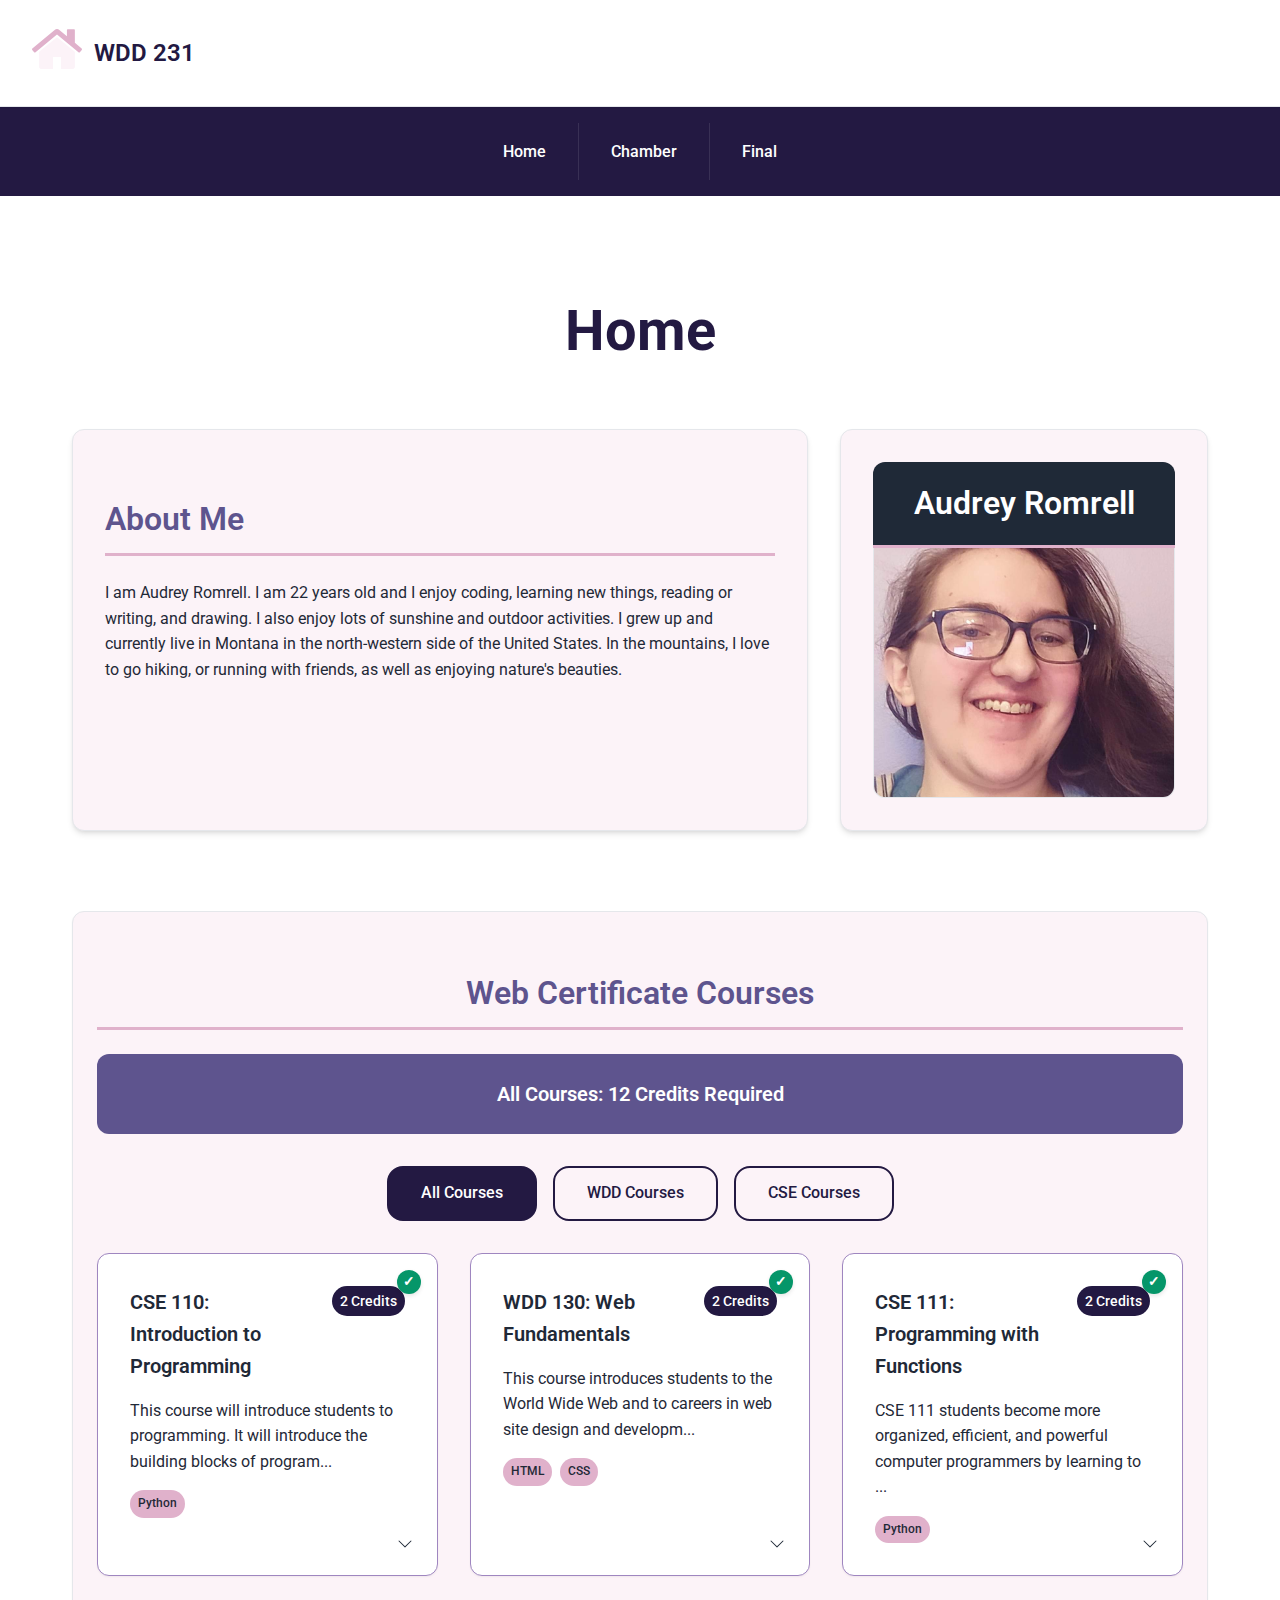
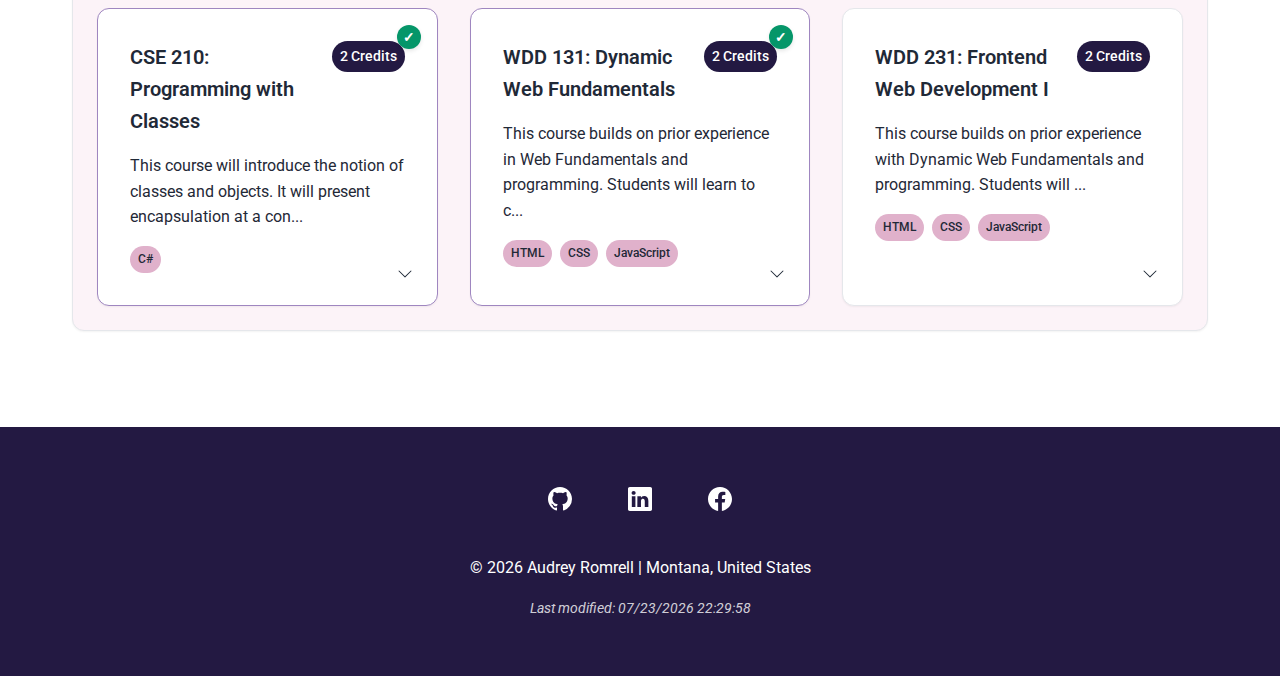
<file: index.html>
<!DOCTYPE html>
<html lang="en">
<head>
    <meta charset="UTF-8">
    <meta name="viewport" content="width=device-width, initial-scale=1.0">
    <title>Audrey Romrell - WDD 231 - Web Frontend Development</title>
    <meta name="description" content="WDD 231 - Web Frontend Development course portal showcasing projects and assignments by Audrey Romrell">
    <meta name="author" content="Audrey Romrell">
    <link rel="preconnect" href="https://fonts.googleapis.com">
    <link rel="preconnect" href="https://fonts.gstatic.com" crossorigin>
    <link href="https://fonts.googleapis.com/css2?family=Roboto:ital,wght@0,100;0,300;0,400;0,500;0,700;0,900;1,100;1,300;1,400;1,500;1,700;1,900&display=swap" rel="stylesheet">
    <link rel="stylesheet" href="styles/normalize.css">
    <link rel="stylesheet" href="styles/small.css">
    <link rel="stylesheet" href="styles/larger.css">
    <script src="scripts/navigation.js" defer></script>
    <script src="scripts/date.js" defer></script>
    <script src="scripts/course.js" defer></script>
</head>
<body>
    <a href="#main" class="sr-only">Skip to main content</a>
    <header>
        <div class="logo-container">
            <a href="index.html">
                <svg class="logo" xmlns="http://www.w3.org/2000/svg" width="460.298" height="460.297" viewBox="0 0 460.298 460.297" role="img" aria-label="Home icon">
                    <path fill="#FCF3F8" d="M230.149,120.939L65.986,256.274c0,0.191-0.048,0.472-0.144,0.855c-0.094,0.38-0.144,0.656-0.144,0.852v137.041
                        c0,4.948,1.809,9.236,5.426,12.847c3.616,3.613,7.898,5.431,12.847,5.431h109.63V303.664h73.097v109.64h109.629
                        c4.948,0,9.236-1.814,12.847-5.435c3.617-3.607,5.432-7.898,5.432-12.847V257.981c0-0.76-0.104-1.334-0.288-1.707L230.149,120.939z"/>
                    <path fill="#E0B1CB" d="M457.122,225.438L394.6,173.476V56.989c0-2.663-0.856-4.853-2.574-6.567c-1.704-1.712-3.894-2.568-6.563-2.568h-54.816
                        c-2.666,0-4.855,0.856-6.57,2.568c-1.711,1.714-2.566,3.905-2.566,6.567v55.673l-69.662-58.245
                        c-6.084-4.949-13.318-7.423-21.694-7.423c-8.375,0-15.608,2.474-21.698,7.423L3.172,225.438c-1.903,1.52-2.946,3.566-3.14,6.136
                        c-0.193,2.568,0.472,4.811,1.997,6.713l17.701,21.128c1.525,1.712,3.521,2.759,5.996,3.142c2.285,0.192,4.57-0.476,6.855-1.998
                        L230.149,95.817l197.57,164.741c1.526,1.328,3.521,1.991,5.996,1.991h0.858c2.471-0.376,4.463-1.43,5.996-3.138l17.703-21.125
                        c1.522-1.906,2.189-4.145,1.991-6.716C460.068,229.007,459.021,226.961,457.122,225.438z"/>
                </svg>
            </a>
            <span class="name">WDD 231</span>
        </div>
        <button class="hamburger">☰</button>
    </header>

    <nav>
        <ul>
            <li><a href="index.html">Home</a></li>
            <li><a href="#chamber">Chamber</a></li>
            <li><a href="#final">Final</a></li>
        </ul>
    </nav>

    <main id="main">
        <h1>Home</h1>
        
        <div class="profile-container">
            <section class="about-me">
                <h2>About Me</h2>
                <p>I am Audrey Romrell. I am 22 years old and I enjoy coding, learning new things, reading or writing, and drawing. I also enjoy lots of sunshine and outdoor activities. I grew up and currently live in Montana in the north-western side of the United States. In the mountains, I love to go hiking, or running with friends, as well as enjoying nature's beauties.</p>
            </section>

            <section class="student-photo">
                <h2>Audrey Romrell</h2>
                <img src="images/profile.jpg" alt="Audrey Romrell" class="profile-image">
            </section>
        </div>

        <section class="certificate-section">
            <h2>Web Certificate Courses</h2>
            
            <div class="credits-display" id="credits-display">
                All Courses: Loading...
            </div>
            
            <div class="filter-buttons">
                <button class="filter-btn active" data-filter="all">All Courses</button>
                <button class="filter-btn" data-filter="wdd">WDD Courses</button>
                <button class="filter-btn" data-filter="cse">CSE Courses</button>
            </div>
            
            <div class="course-grid" id="course-grid">
            </div>
        </section>
    </main>

    <footer>
        <div class="social-links">
            <a href="https://arom8-3-11.github.io/wdd231/" target="_blank" title="GitHub">
                <svg width="24" height="24" fill="currentColor" viewBox="0 0 16 16">
                    <path d="M8 0C3.58 0 0 3.58 0 8c0 3.54 2.29 6.53 5.47 7.59.4.07.55-.17.55-.38 0-.19-.01-.82-.01-1.49-2.01.37-2.53-.49-2.69-.94-.09-.23-.48-.94-.82-1.13-.28-.15-.68-.52-.01-.53.63-.01 1.08.58 1.23.82.72 1.21 1.87.87 2.33.66.07-.52.28-.87.51-1.07-1.78-.2-3.64-.89-3.64-3.95 0-.87.31-1.59.82-2.15-.08-.2-.36-1.02.08-2.12 0 0 .67-.21 2.2.82.64-.18 1.32-.27 2-.27.68 0 1.36.09 2 .27 1.53-1.04 2.2-.82 2.2-.82.44 1.1.16 1.92.08 2.12.51.56.82 1.27.82 2.15 0 3.07-1.87 3.75-3.65 3.95.29.25.54.73.54 1.48 0 1.07-.01 1.93-.01 2.2 0 .21.15.46.55.38A8.012 8.012 0 0 0 16 8c0-4.42-3.58-8-8-8z"/>
                </svg>
            </a>
            <a href="https://www.linkedin.com/in/audrey-romrell-a807b2263?trk=contact-info" target="_blank" title="LinkedIn">
                <svg width="24" height="24" fill="currentColor" viewBox="0 0 16 16">
                    <path d="M0 1.146C0 .513.526 0 1.175 0h13.65C15.474 0 16 .513 16 1.146v13.708c0 .633-.526 1.146-1.175 1.146H1.175C.526 16 0 15.487 0 14.854V1.146zm4.943 12.248V6.169H2.542v7.225h2.401zm-1.2-8.212c.837 0 1.358-.554 1.358-1.248-.015-.709-.52-1.248-1.342-1.248-.822 0-1.359.54-1.359 1.248 0 .694.521 1.248 1.327 1.248h.016zm4.908 8.212V9.359c0-.216.016-.432.08-.586.173-.431.568-.878 1.232-.878.869 0 1.216.662 1.216 1.634v3.865h2.401V9.25c0-2.22-1.184-3.252-2.764-3.252-1.274 0-1.845.7-2.165 1.193v.025h-.016a5.54 5.54 0 0 1 .016-.025V6.169h-2.4c.03.678 0 7.225 0 7.225h2.4z"/>
                </svg>
            </a>
            <a href="https://www.facebook.com/share/1GMc6P1GvP/" target="_blank" title="Facebook">
                <svg width="24" height="24" fill="currentColor" viewBox="0 0 16 16">
                    <path d="M16 8.049c0-4.446-3.582-8.05-8-8.05C3.58 0-.002 3.603-.002 8.05c0 4.017 2.926 7.347 6.75 7.951v-5.625h-2.03V8.05H6.75V6.275c0-2.017 1.195-3.131 3.022-3.131.876 0 1.791.157 1.791.157v1.98h-1.009c-.993 0-1.303.621-1.303 1.258v1.51h2.218l-.354 2.326H9.25V16c3.824-.604 6.75-3.934 6.75-7.951z"/>
                </svg>
            </a>
        </div>
        
        <p>&copy; <span id="currentyear"></span> Audrey Romrell | Montana, United States</p>
        <p id="lastModified"></p>
    </footer>
</body>
</html>
</file>
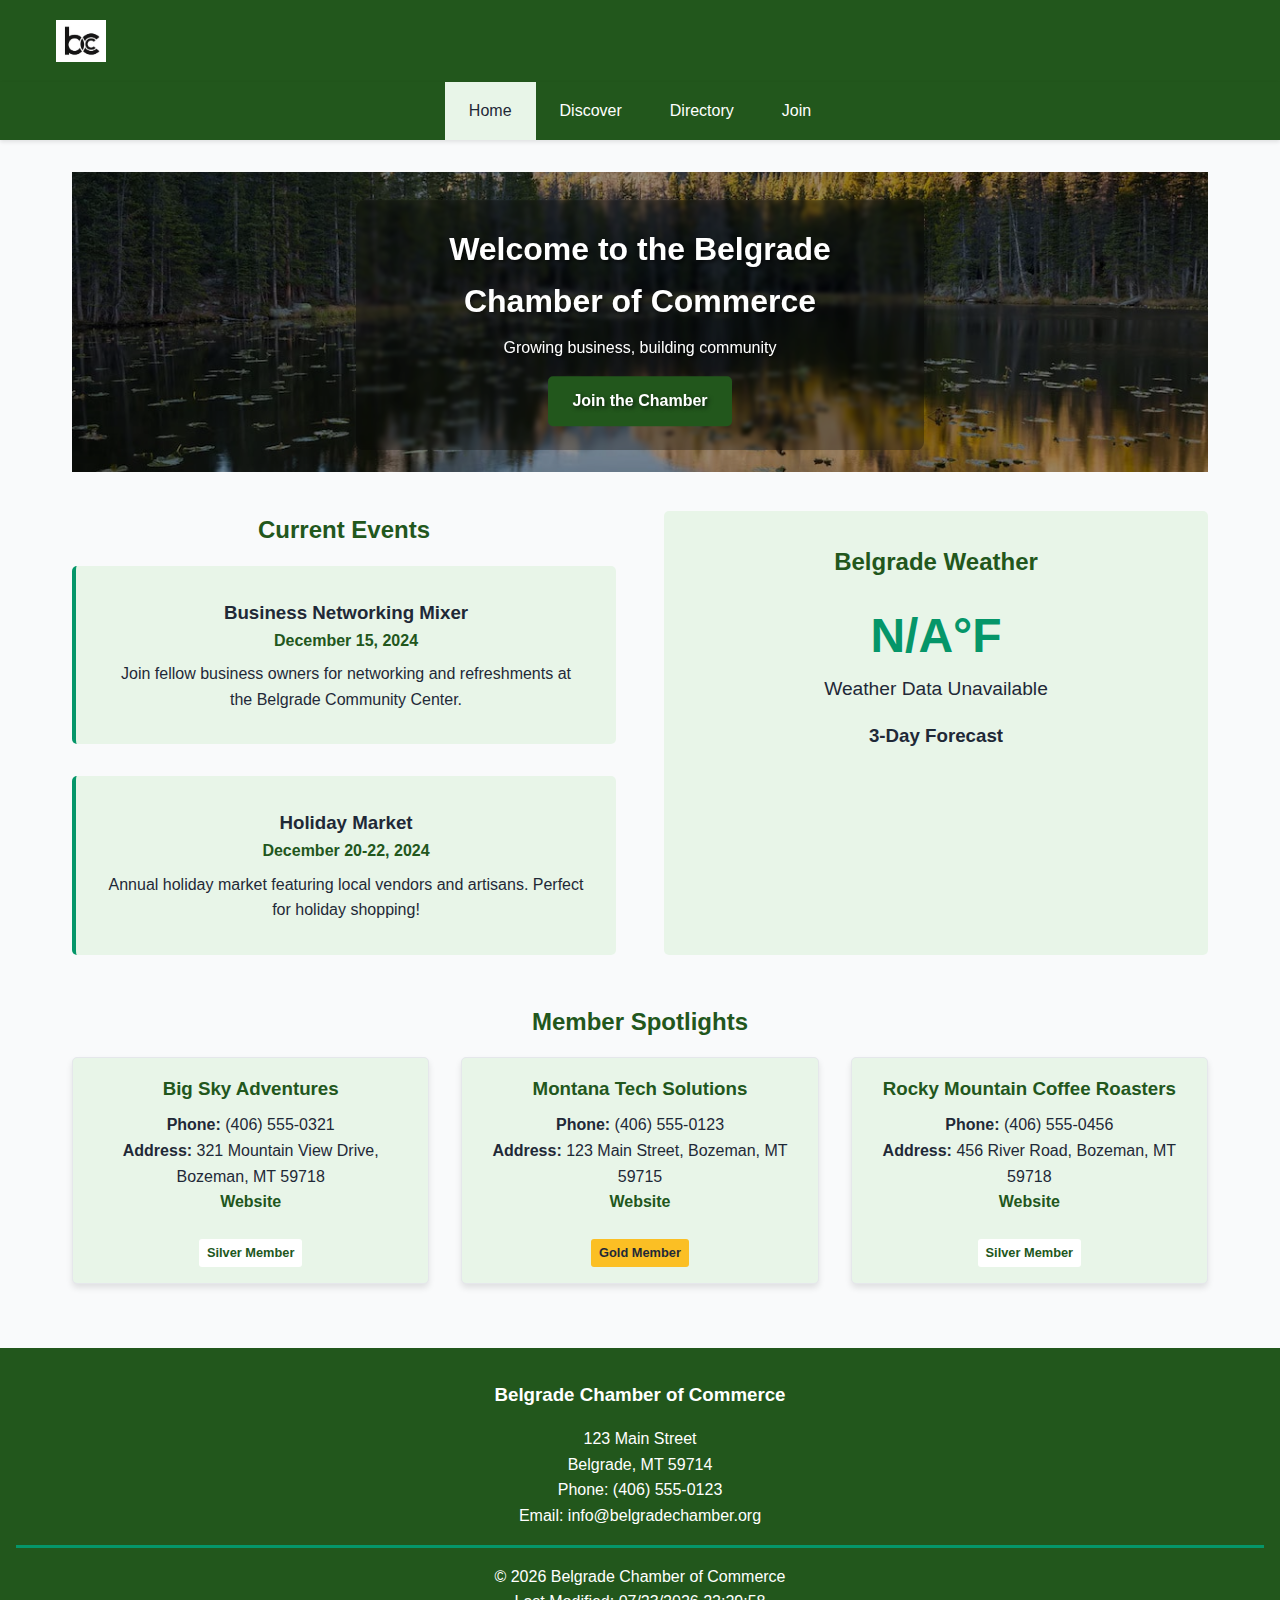
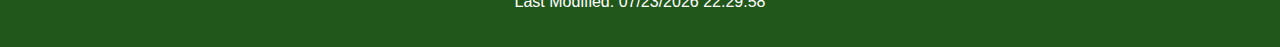
<file: chamber/index.html>
<!DOCTYPE html>
<html lang="en">
<head>
    <meta charset="UTF-8">
    <meta name="viewport" content="width=device-width, initial-scale=1.0">
    <title>Belgrade Chamber of Commerce - Home</title>
    <meta name="description" content="Welcome to the Belgrade Chamber of Commerce">
    <meta name="author" content="Audrey Romrell">
    <meta property="og:title" content="Belgrade Chamber of Commerce - Home">
    <meta property="og:description" content="Welcome to the Belgrade Chamber of Commerce. Join us to grow your business and connect with the community in Belgrade, Montana.">
    <meta property="og:image" content="images/hero.jpg">
    <meta property="og:url" content="https://arom8-3-11.github.io/wdd231/chamber/index.html">
    <meta property="og:type" content="website">
    <link rel="stylesheet" href="styles/base.css">
    <link rel="stylesheet" href="styles/larger.css">
    <link rel="icon" href="favicon.ico">
    <script src="scripts/spotlights.js" defer></script>
    <script src="scripts/weather.js" defer></script>
</head>
<body>
    <header>
        <div class="header-container">
            <div class="logo-container">
                <img src="images/logo.jpg" alt="Belgrade Chamber of Commerce Logo" class="logo">
            </div>
            <button class="hamburger" aria-label="Toggle navigation menu">☰</button>
        </div>
    </header>

    <nav>
        <ul>
            <li><a href="index.html" class="active">Home</a></li>
            <li><a href="discover.html">Discover</a></li>
            <li><a href="directory.html">Directory</a></li>
            <li><a href="join.html">Join</a></li>
        </ul>
    </nav>

    <main>
        <h1>Belgrade Chamber of Commerce</h1>
        <section class="hero">
            <img src="images/hero.jpg" alt="Belgrade Montana Downtown" class="hero-image">
            <div class="hero-content">
                <h2>Welcome to the Belgrade Chamber of Commerce</h2>
                <p>Growing business, building community</p>
                <a href="join.html" class="cta-button">Join the Chamber</a>
            </div>
        </section>

        <div class="events-weather-container">
            <section class="current-events">
                <h2>Current Events</h2>
                <div class="events-container">
                    <div class="event">
                        <h3>Business Networking Mixer</h3>
                        <p class="event-date">December 15, 2024</p>
                        <p>Join fellow business owners for networking and refreshments at the Belgrade Community Center.</p>
                    </div>
                    <div class="event">
                        <h3>Holiday Market</h3>
                        <p class="event-date">December 20-22, 2024</p>
                        <p>Annual holiday market featuring local vendors and artisans. Perfect for holiday shopping!</p>
                    </div>
                </div>
            </section>

            <section class="weather">
                <h2>Belgrade Weather</h2>
                <div class="weather-current">
                    <div class="current-temp">
                        <span id="current-temperature">--</span>°F
                    </div>
                    <div class="current-desc" id="weather-description">Loading...</div>
                </div>
                <div class="weather-forecast">
                    <h3>3-Day Forecast</h3>
                    <div class="forecast-container" id="forecast-container">
                    </div>
                </div>
            </section>
        </div>

        <section class="spotlights">
            <h2>Member Spotlights</h2>
            <div class="spotlight-container" id="spotlight-container">
            </div>
        </section>
    </main>

    <footer>
        <div class="footer-content">
            <div class="contact-info">
                <h3>Belgrade Chamber of Commerce</h3>
                <p>123 Main Street<br>Belgrade, MT 59714</p>
                <p>Phone: (406) 555-0123<br>Email: info@belgradechamber.org</p>
            </div>
            <div class="footer-bottom">
                <p>&copy; <span id="currentyear"></span> Belgrade Chamber of Commerce</p>
                <p>Last Modified: <span id="lastmodified"></span></p>
            </div>
        </div>
    </footer>

    <script src="scripts/main.js"></script>
</body>
</html>
</file>
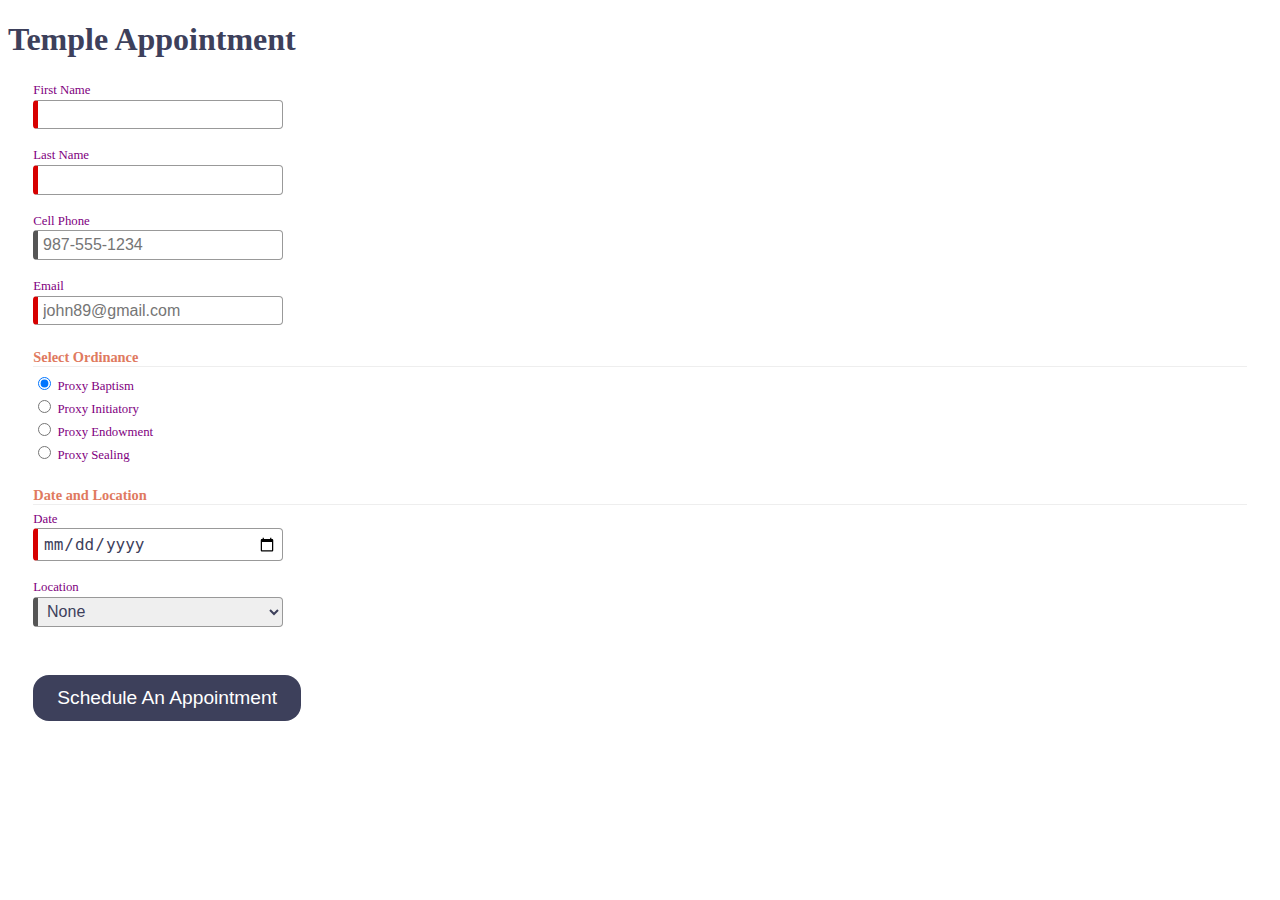
<file: startHere/index.html>
<!DOCTYPE html>
<html lang="en">

<head>
  <meta charset="UTF-8">
  <meta name="viewport" content="width=device-width, initial-scale=1.0">
  <meta name="description" content="Web Lab Start File">
  <meta name="author" content="Paul Cheney">

  <link rel="stylesheet" href="styles/small.css">
  <link rel="stylesheet" href="styles/large.css">

  <title>Web Lab Start File</title>
</head>

<body>

  <main>
    <h1>Temple Appointment</h1>

    <form method="GET" action="thanks.html" class="designOne">
      <label>First Name <input type="text" name="first" required autocomplete="given-name" title="Your First Name"></label>
        <label>Last Name <input type="text" name="last" required autocomplete="family-name" title="Your Last Name"></label>
        <label>Cell Phone <input type="tel" name="phone"  autocomplete="tel" title="A Phone Number with dashes" placeholder="987-555-1234" ></label>
        <label>Email <input type="email" name="email" required placeholder="john89@gmail.com"  title="Your Email" autocomplete="email"></label>
  

        <h3>Select Ordinance</h3>
        <label><input type="radio" name="ordinance" value="Baptism" checked> Proxy Baptism</label>
        <label><input type="radio" name="ordinance" value="Initiatory"> Proxy Initiatory</label>
        <label><input type="radio" name="ordinance" value="Endowment"> Proxy Endowment</label>
        <label><input type="radio" name="ordinance" value="Sealing"> Proxy Sealing</label>

        
        <h3>Date and Location</h3>
        <label>Date <input type="date" name="date" required></label>

        <label>Location
          <select name="location" required>
            <option value="">None</option>
            <option value="Payson">Payson</option>
            <option value="Orem">Orem</option>
            <option value="Provo City Center">Provo City Center</option>
        </label>

        <input type="submit" value="Schedule An Appointment">
    </form>

    
  </main>

</body>
</html>
</file>
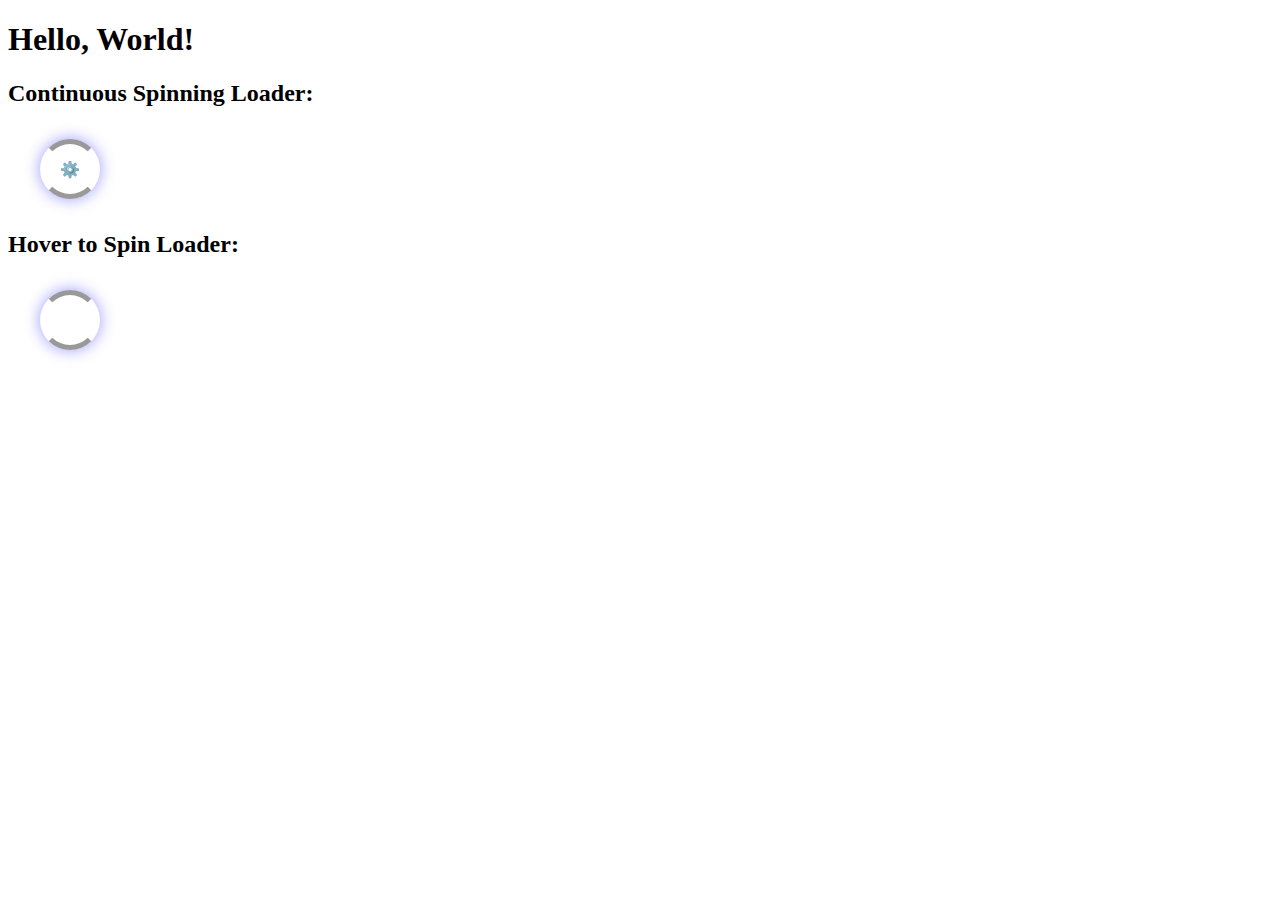
<file: blank.html>
<!DOCTYPE html>
<html lang="en">
<head>
    <meta charset="UTF-8">
    <meta name="viewport" content="width=device-width, initial-scale=1.0">
    <title>Blank Page</title>
    <link rel="stylesheet" href="blank.css">
</head>
<body>
    <h1>Hello, World!</h1>
    <h2>Continuous Spinning Loader:</h2>
    <div id="loader"></div>
    <h2>Hover to Spin Loader:</h2>
    <div class="loader-t"></div>
</body>
</html>
</file>
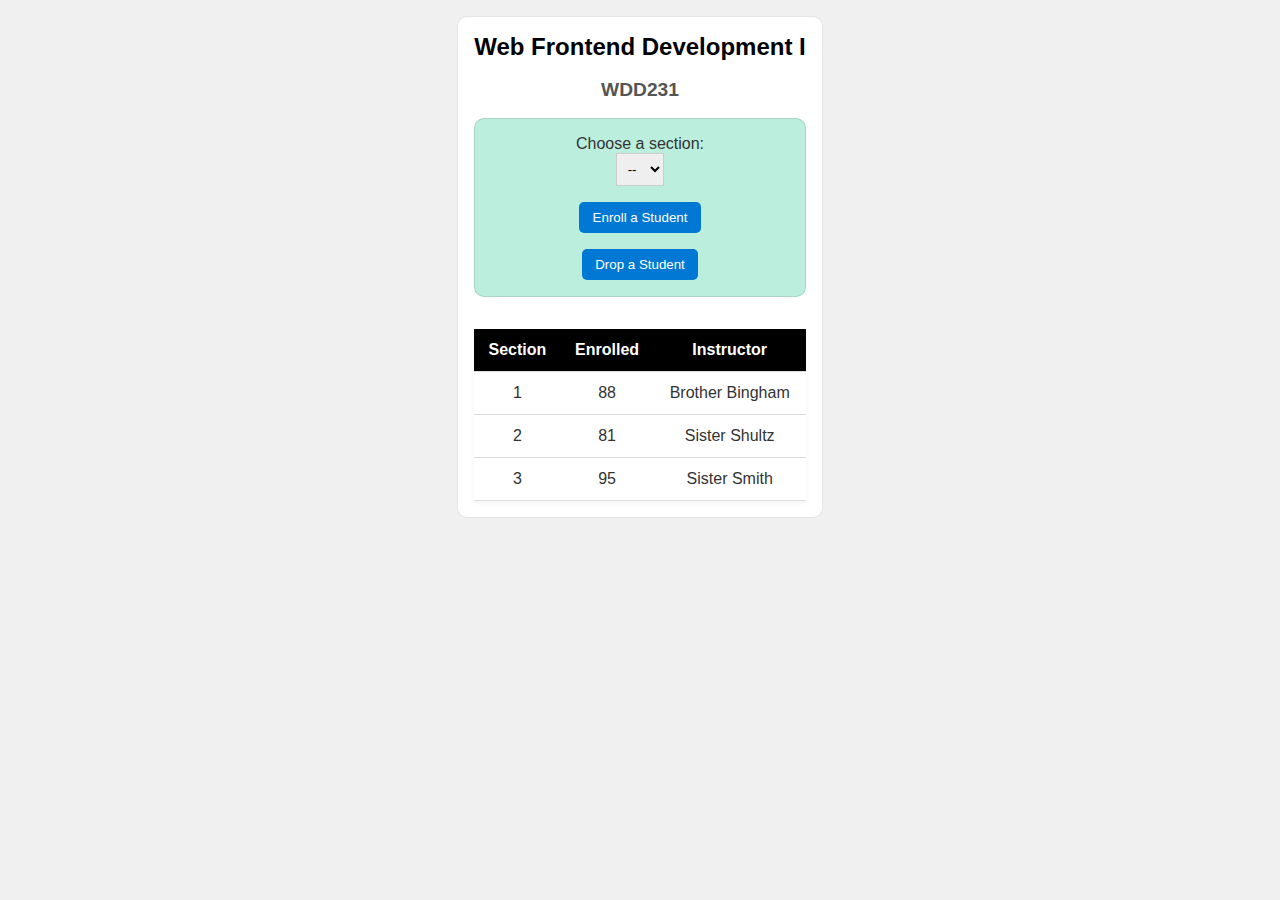
<file: modules.html>
<!DOCTYPE html>
<html lang="en">

<head>
  <meta charset="UTF-8">
  <meta name="viewport" content="width=device-width, initial-scale=1.0">
  <title>Modules Example: Course and Sections</title>
  <link rel="stylesheet" href="styles/modules.css">
  <script type="module" src="scripts/modules.js"></script>
</head>

<body>
  <main>
  <h1 id="courseName"></h1>
  <h2 id="courseCode"></h2>

  <div id="enrollment">
    <p>Choose a section:</p>
    <select id="sectionNumber">
      <option value="0" disabled selected>--</option>
    </select>
    <button id="enrollStudent">Enroll a Student</button>
    <button id="dropStudent">Drop a Student</button>
  </div>

  <table>
    <thead>
      <tr>
        <th>Section</th>
        <th>Enrolled</th>
        <th>Instructor</th>
      </tr>
    </thead>
    <tbody id="sections"></tbody>
  </table>
  </main>
</body>

</html>
</file>
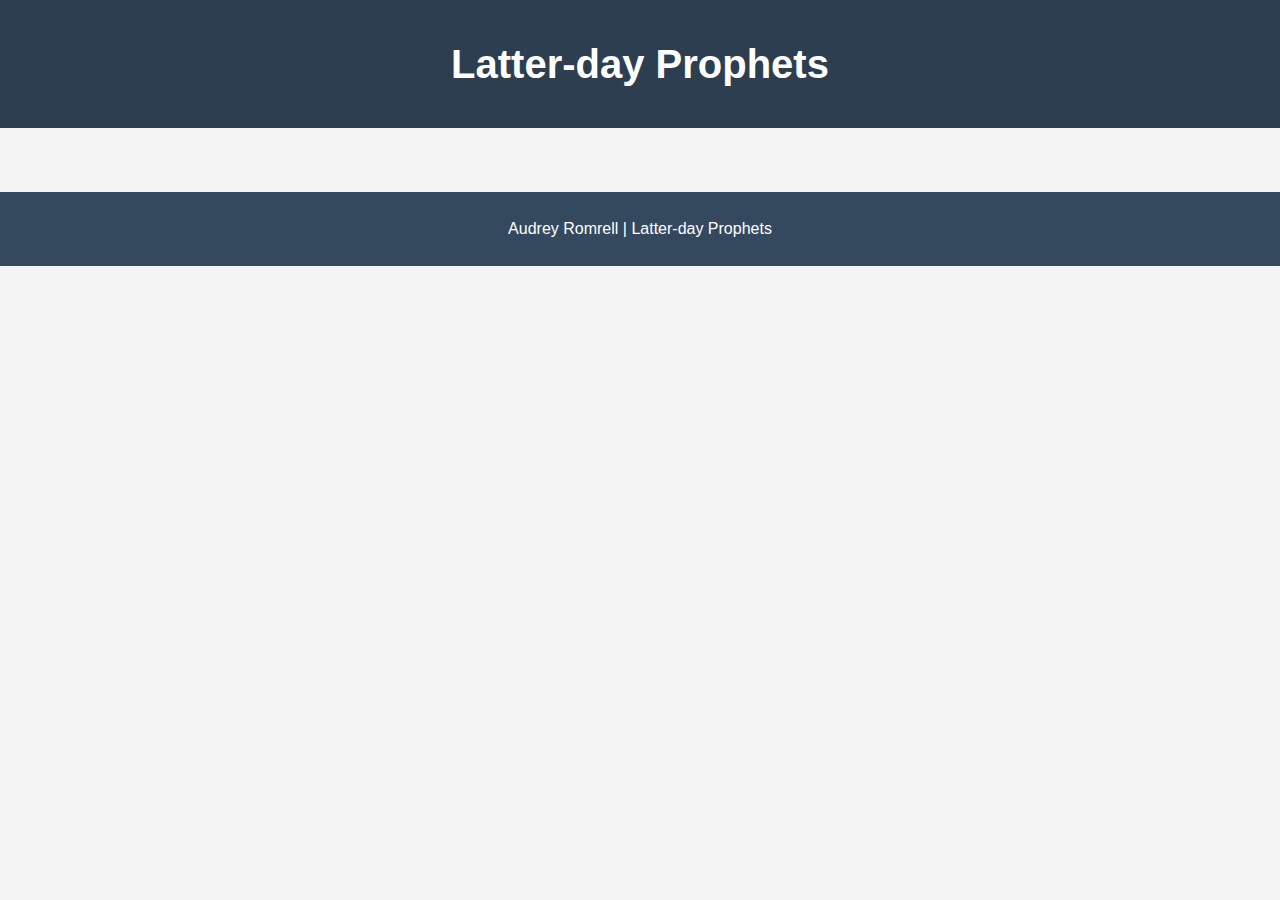
<file: prophets.html>
<!DOCTYPE html>
<html lang="en">
<head>
    <meta charset="UTF-8">
    <meta name="viewport" content="width=device-width, initial-scale=1.0">
    <title>Latter-day Prophets</title>
    <meta name="description" content="A page displaying information about Latter-day Saint prophets">
    <meta name="author" content="Audrey Romrell">
    <link rel="stylesheet" href="styles/prophets.css">
    <script src="scripts/prophets.js" defer></script>
</head>
<body>
    <header>
        <h1>Latter-day Prophets</h1>
    </header>
    <main>
        <div id="cards"></div>
    </main>
    <footer>
        Audrey Romrell | Latter-day Prophets
    </footer>
</body>
</html>
</file>
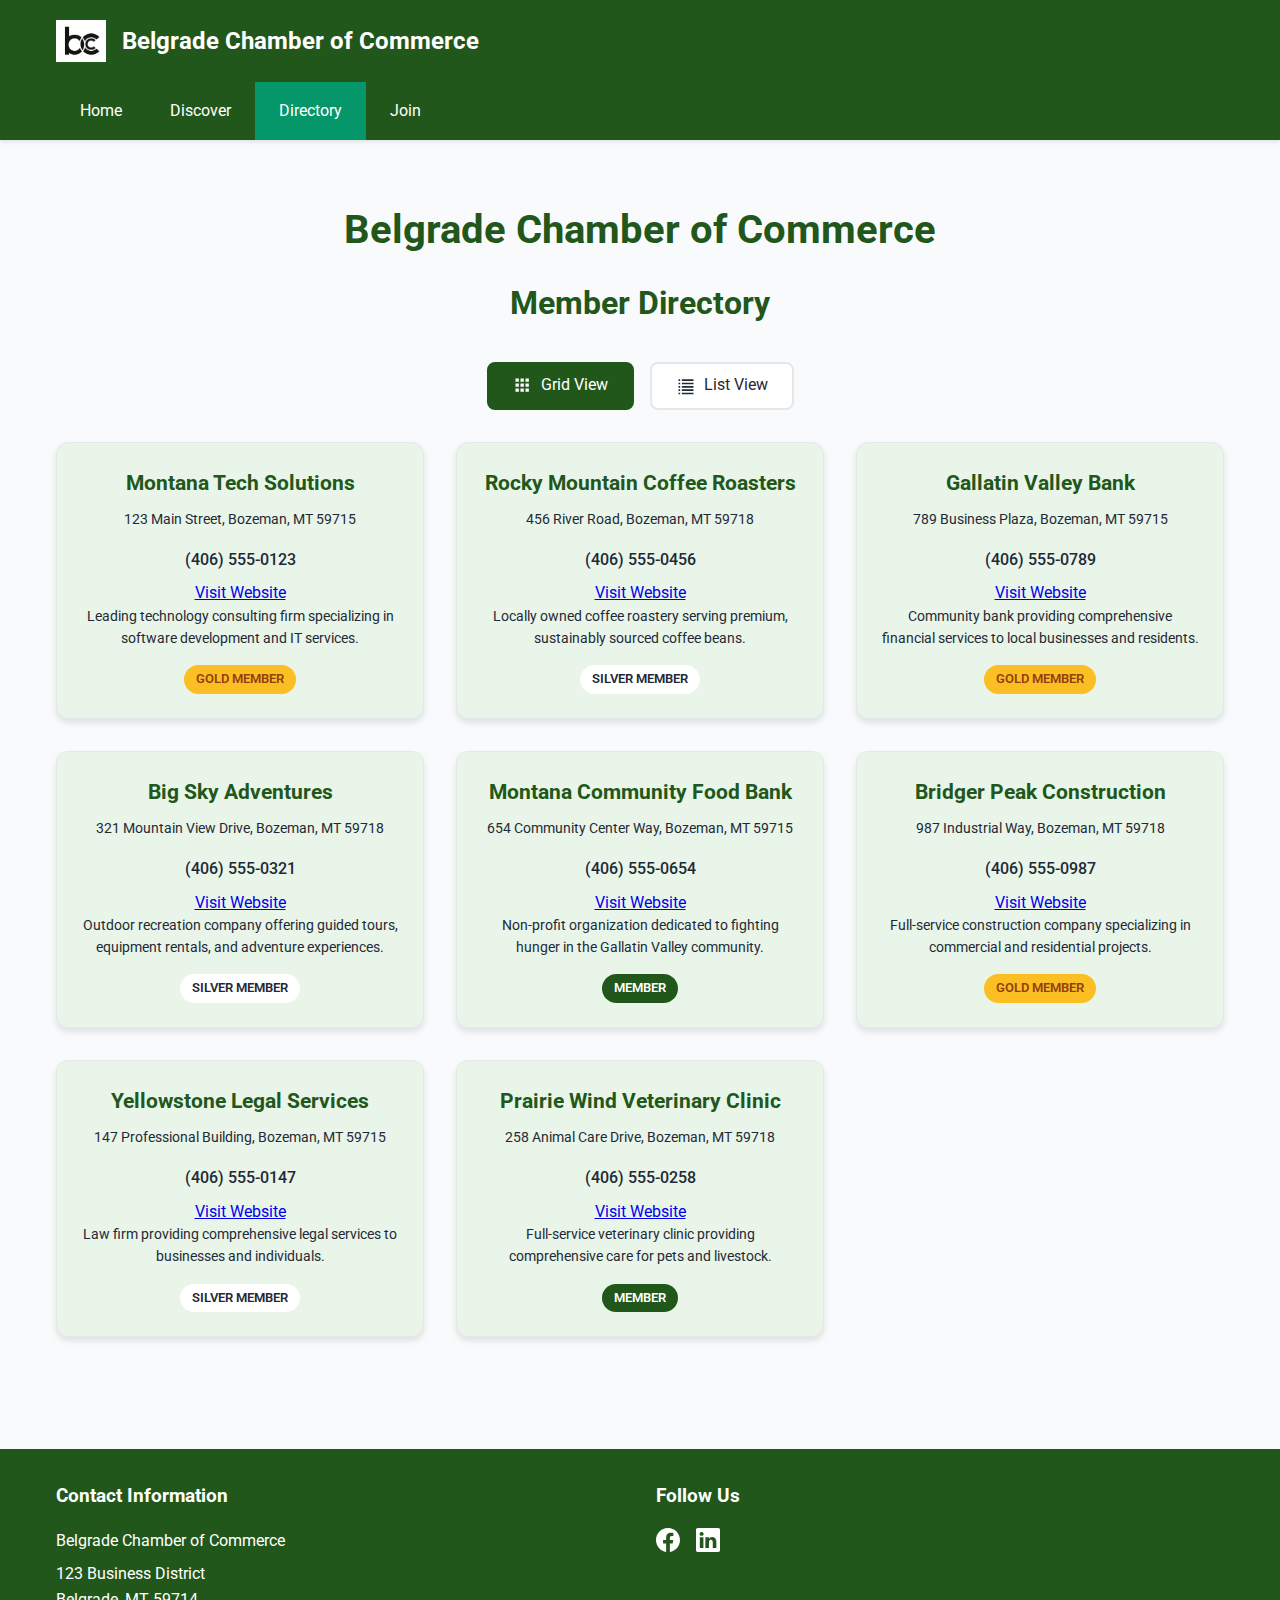
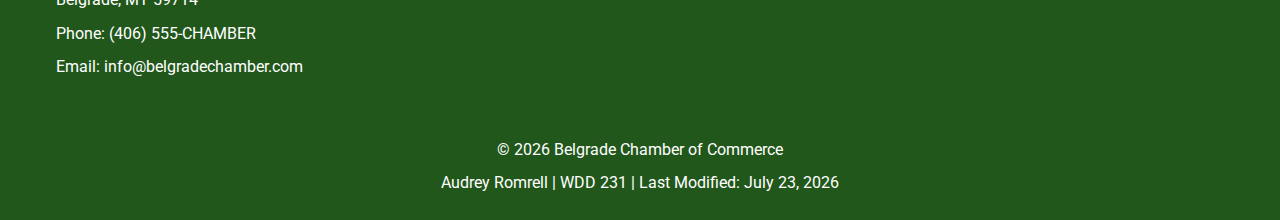
<file: chamber/directory.html>
<!DOCTYPE html>
<html lang="en">
<head>
    <meta charset="UTF-8">
    <meta name="viewport" content="width=device-width, initial-scale=1.0">
    <title>Directory - Belgrade Chamber of Commerce</title>
    <meta name="description" content="Directory of member businesses in the Belgrade Chamber of Commerce, promoting local business interests and community growth">
    <meta name="author" content="Audrey Romrell">
    <meta property="og:title" content="Directory - Belgrade Chamber of Commerce">
    <meta property="og:description" content="Directory of member businesses in the Belgrade Chamber of Commerce, promoting local business interests and community growth">
    <meta property="og:image" content="https://arom8-3-11.github.io/wdd231/chamber/images/chamber-logo.jpg">
    <meta property="og:url" content="https://arom8-3-11.github.io/wdd231/chamber/directory.html">
    <meta property="og:type" content="website">
    <link rel="preconnect" href="https://fonts.googleapis.com">
    <link rel="preconnect" href="https://fonts.gstatic.com" crossorigin>
    <link href="https://fonts.googleapis.com/css2?family=Roboto:wght@300;400;500;700&display=swap" rel="stylesheet">
    <link rel="stylesheet" href="styles/normalize.css">
    <link rel="stylesheet" href="styles/chamber.css">
    <script src="scripts/chamber.js" defer></script>
    <script src="scripts/directory.js" defer></script>
    <link rel="icon" href="images/favicon.ico">
</head>
<body>
    <header>
        <div class="header-container">
            <div class="logo-container">
                <img src="images/logo.jpg" alt="Belgrade Chamber of Commerce Logo" class="logo">
                <h1>Belgrade Chamber of Commerce</h1>
            </div>
            <button class="hamburger" aria-label="Toggle navigation menu">☰</button>
        </div>
    </header>

    <nav>
        <ul>
            <li><a href="index.html">Home</a></li>
            <li><a href="discover.html">Discover</a></li>
            <li><a href="directory.html" class="active">Directory</a></li>
            <li><a href="join.html">Join</a></li>
        </ul>
    </nav>

    <main>
        <h1>Belgrade Chamber of Commerce</h1>
        <h2>Member Directory</h2>
        
        <div class="directory-controls">
            <button id="grid-view" class="view-btn active" aria-label="Grid view">
                <svg width="24" height="24" viewBox="0 0 24 24" fill="currentColor">
                    <path d="M3 3h4v4H3V3zm6 0h4v4H9V3zm6 0h4v4h-4V3zM3 9h4v4H3V9zm6 0h4v4H9V9zm6 0h4v4h-4V9zM3 15h4v4H3v-4zm6 0h4v4H9v-4zm6 0h4v4h-4v-4z"/>
                </svg>
                Grid View
            </button>
            <button id="list-view" class="view-btn" aria-label="List view">
                <svg width="24" height="24" viewBox="0 0 24 24" fill="currentColor">
                    <path d="M3 4h2v2H3V4zm4 0h14v2H7V4zM3 8h2v2H3V8zm4 0h14v2H7V8zM3 12h2v2H3v-2zm4 0h14v2H7v-2zM3 16h2v2H3v-2zm4 0h14v2H7v-2zM3 20h2v2H3v-2zm4 0h14v2H7v-2z"/>
                </svg>
                List View
            </button>
        </div>

        <div id="members-container" class="members-grid">
        </div>
    </main>

    <footer>
        <div class="footer-content">
            <div class="footer-section">
                <h3>Contact Information</h3>
                <p>Belgrade Chamber of Commerce</p>
                <p>123 Business District<br>Belgrade, MT 59714</p>
                <p>Phone: (406) 555-CHAMBER</p>
                <p>Email: info@belgradechamber.com</p>
            </div>
            
            <div class="footer-section">
                <h3>Follow Us</h3>
                <div class="social-links">
                    <a href="#" aria-label="Facebook">
                        <svg width="24" height="24" fill="currentColor" viewBox="0 0 16 16">
                            <path d="M16 8.049c0-4.446-3.582-8.05-8-8.05C3.58 0-.002 3.603-.002 8.05c0 4.017 2.926 7.347 6.75 7.951v-5.625h-2.03V8.05H6.75V6.275c0-2.017 1.195-3.131 3.022-3.131.876 0 1.791.157 1.791.157v1.98h-1.009c-.993 0-1.303.621-1.303 1.258v1.51h2.218l-.354 2.326H9.25V16c3.824-.604 6.75-3.934 6.75-7.951z"/>
                        </svg>
                    </a>
                    <a href="#" aria-label="LinkedIn">
                        <svg width="24" height="24" fill="currentColor" viewBox="0 0 16 16">
                            <path d="M0 1.146C0 .513.526 0 1.175 0h13.65C15.474 0 16 .513 16 1.146v13.708c0 .633-.526 1.146-1.175 1.146H1.175C.526 16 0 15.487 0 14.854V1.146zm4.943 12.248V6.169H2.542v7.225h2.401zm-1.2-8.212c.837 0 1.358-.554 1.358-1.248-.015-.709-.52-1.248-1.342-1.248-.822 0-1.359.54-1.359 1.248 0 .694.521 1.248 1.327 1.248h.016zm4.908 8.212V9.359c0-.216.016-.432.08-.586.173-.431.568-.878 1.232-.878.869 0 1.216.662 1.216 1.634v3.865h2.401V9.25c0-2.22-1.184-3.252-2.764-3.252-1.274 0-1.845.7-2.165 1.193v.025h-.016a5.54 5.54 0 0 1 .016-.025V6.169h-2.4c.03.678 0 7.225 0 7.225h2.4z"/>
                        </svg>
                    </a>
                </div>
            </div>
        </div>
        
        <div class="footer-bottom">
            <p>&copy; <span id="currentyear"></span> Belgrade Chamber of Commerce</p>
            <p>Audrey Romrell | WDD 231 | Last Modified: <span id="lastModified"></span></p>
        </div>
    </footer>
</body>
</html>
</file>
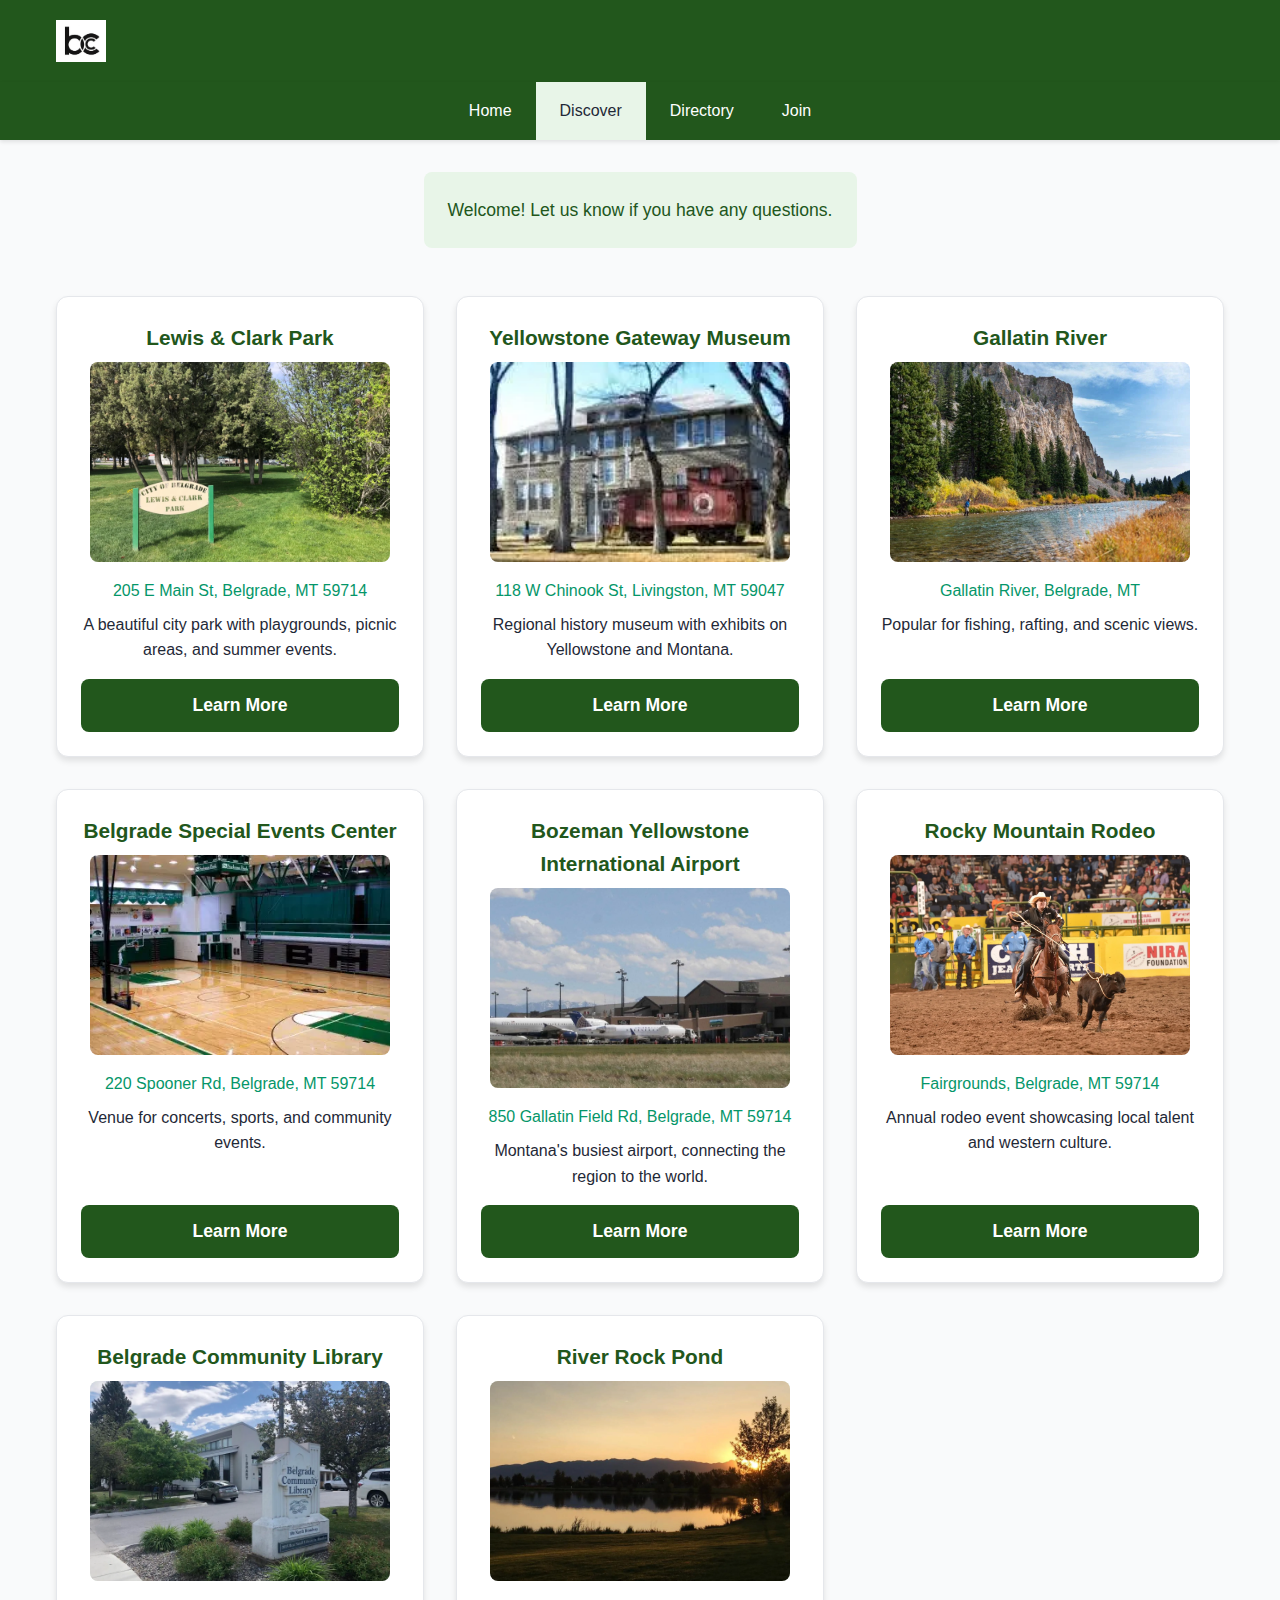
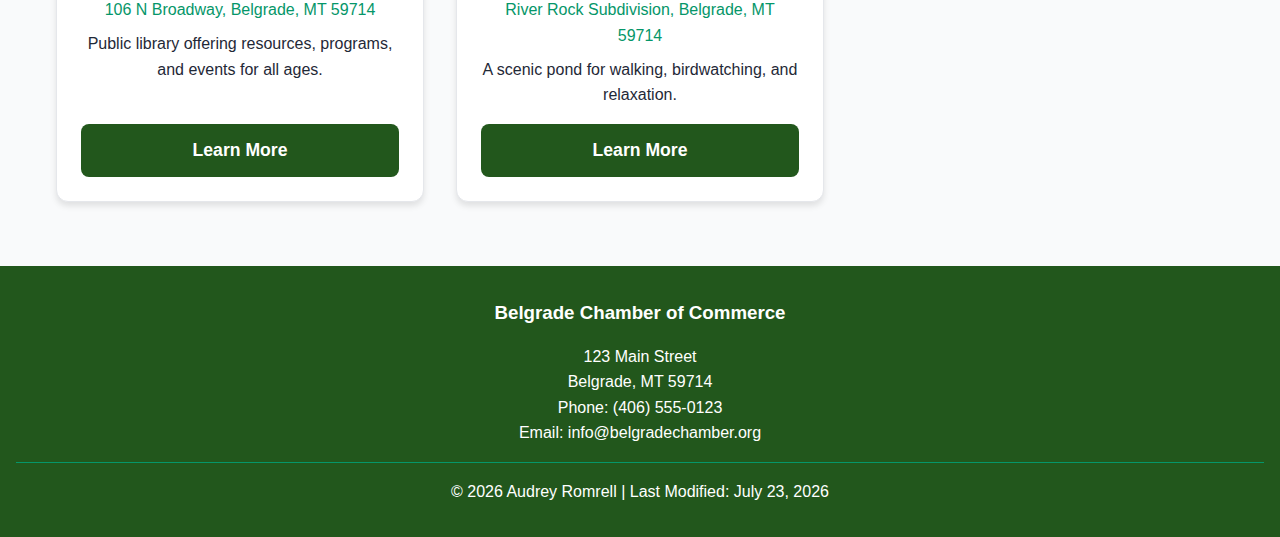
<file: chamber/discover.html>
<!DOCTYPE html>
<html lang="en">
<head>
    <meta charset="UTF-8">
    <title>Discover Belgrade - Chamber of Commerce</title>
    <meta name="viewport" content="width=device-width, initial-scale=1.0">
    <meta name="description" content="Explore Belgrade, Montana's attractions, parks, and local features. Find out what makes our area unique and plan your visit today.">
    <meta name="author" content="Audrey Romrell">
    <meta property="og:title" content="Discover Belgrade - Chamber of Commerce">
    <meta property="og:description" content="Discover Belgrade, Montana. Explore local attractions, parks, and features that make our area unique. Plan your visit and experience the best of our community.">
    <meta property="og:image" content="https://arom8-3-11.github.io/wdd231/chamber/images/logo.jpg">
    <meta property="og:url" content="https://arom8-3-11.github.io/wdd231/chamber/discover.html">
    <link rel="stylesheet" href="styles/base.css">
    <link rel="stylesheet" href="styles/discover.css">
    <link rel="stylesheet" href="styles/discover-larger.css">
    <link rel="icon" href="favicon.ico">
    <script src="scripts/chamber.js" defer></script>
    <script src="scripts/discover.js" defer></script>
</head>
<body>
    <header>
        <div class="header-container">
            <div class="logo-container">
                <a href="index.html">
                    <img src="images/logo.jpg" alt="Belgrade Chamber of Commerce Logo" class="logo">
                </a>
            </div>
            <button class="hamburger" aria-label="Toggle navigation menu">☰</button>
        </div>
    </header>
    <nav>
        <ul>
            <li><a href="index.html">Home</a></li>
            <li><a href="discover.html" class="active">Discover</a></li>
            <li><a href="directory.html">Directory</a></li>
            <li><a href="join.html">Join</a></li>
        </ul>
    </nav>
    <main class="discover-main">
        <h1>Discover Belgrade</h1>
        <aside class="sidebar" id="visit-message"></aside>
        <section class="gallery" id="gallery">
            <!-- Cards will be injected here by JS -->
        </section>
    </main>
    <footer>
        <div class="footer-content">
            <div class="contact-info">
                <h3>Belgrade Chamber of Commerce</h3>
                <p>123 Main Street<br>Belgrade, MT 59714</p>
                <p>Phone: (406) 555-0123<br>Email: info@belgradechamber.org</p>
            </div>
            <div class="footer-bottom">
                <p>&copy; <span id="currentyear"></span> Audrey Romrell | Last Modified: <span id="lastModified"></span></p>
            </div>
        </div>
    </footer>
</body>
</html>
</file>
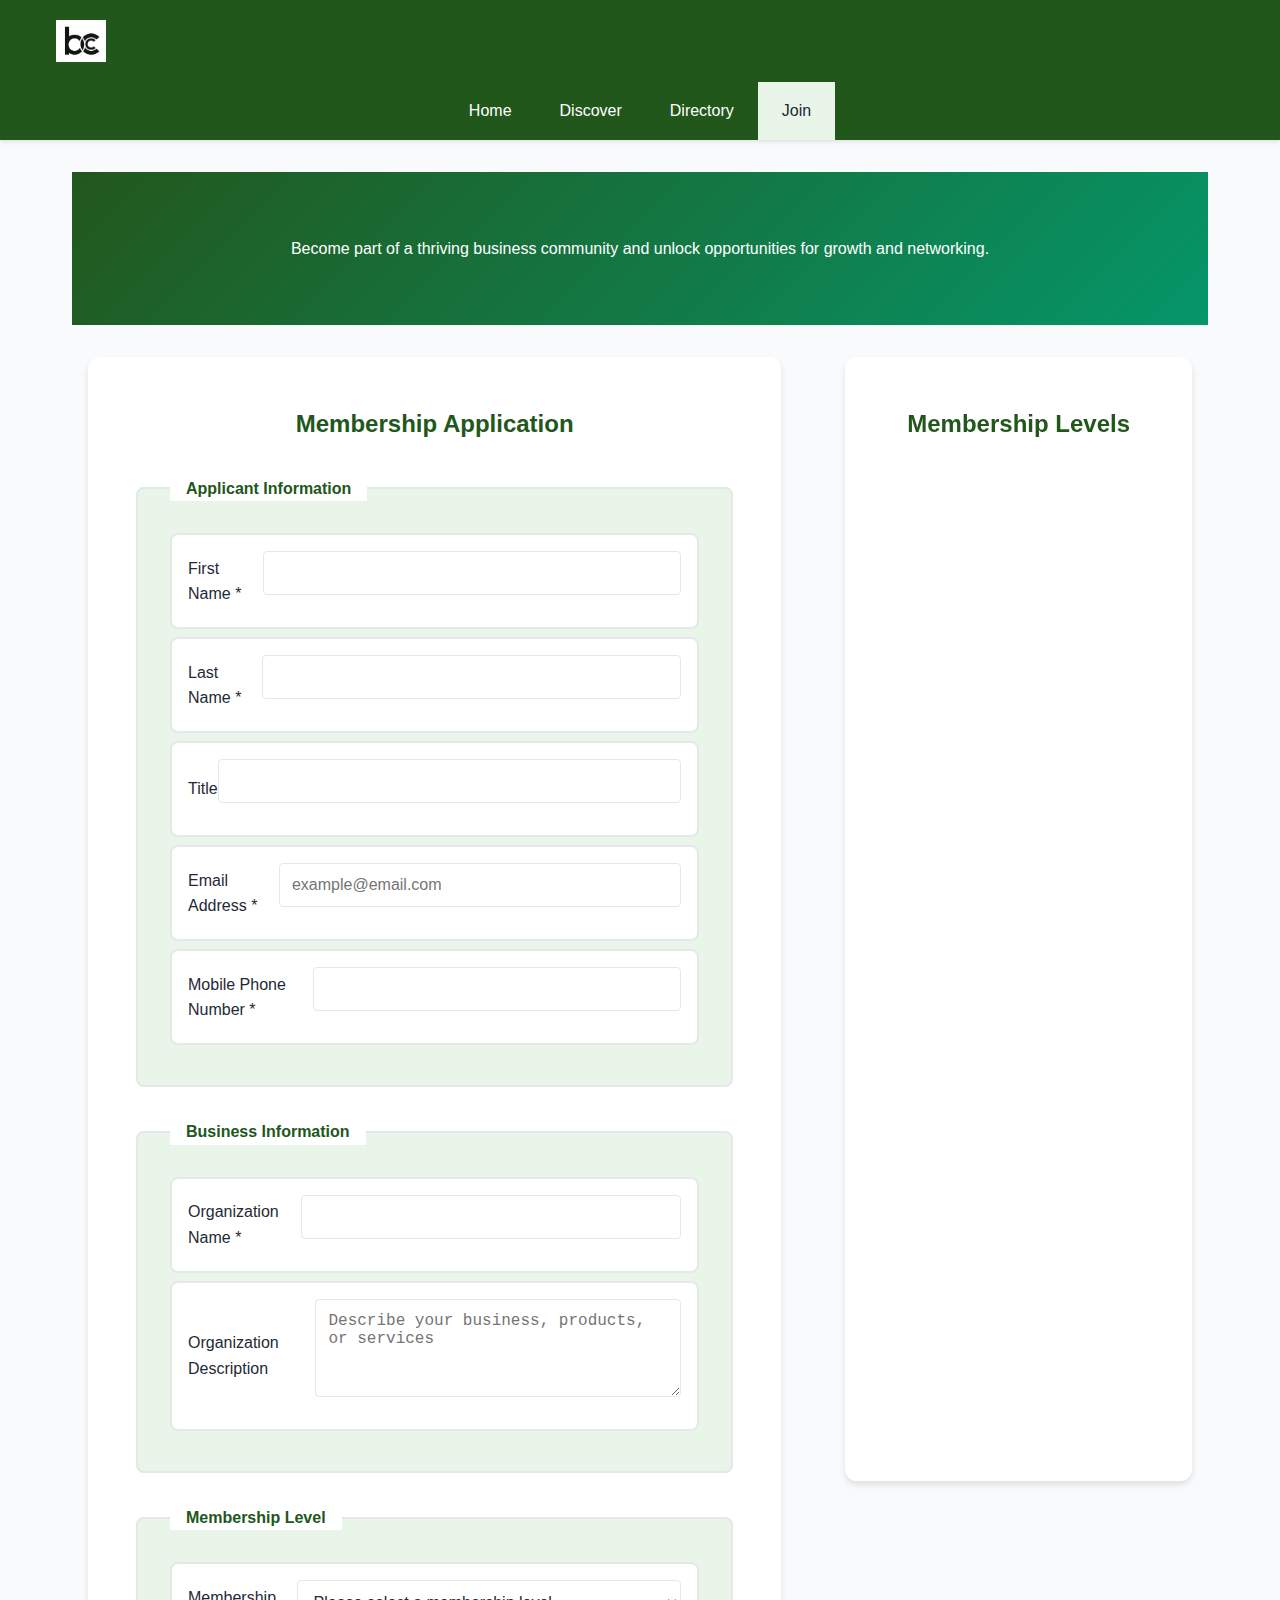
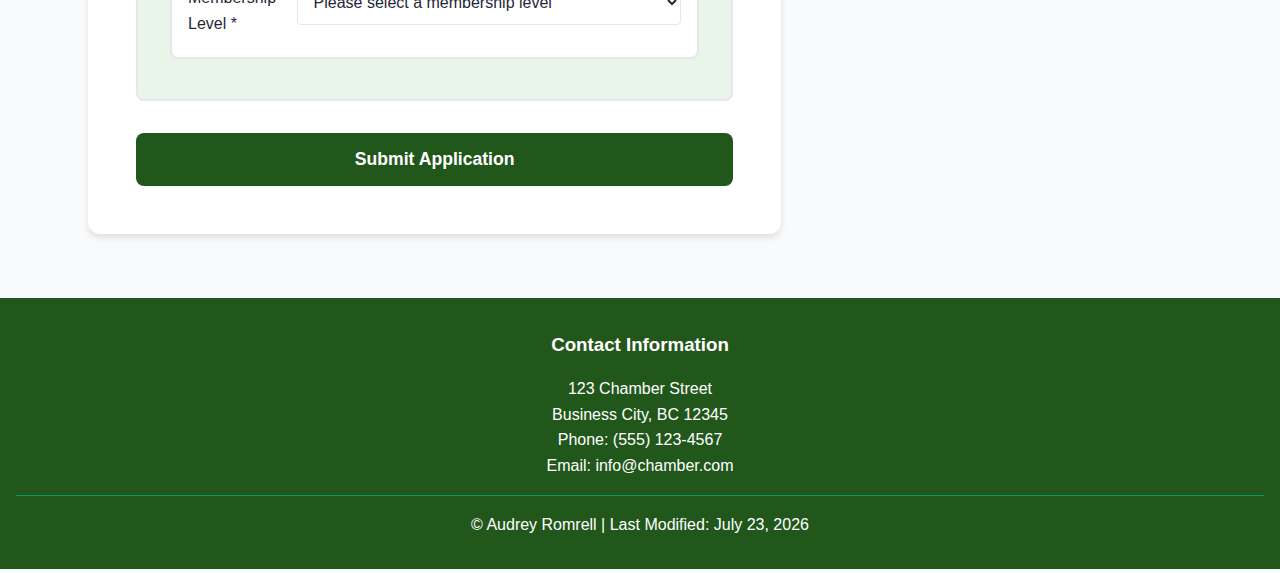
<file: chamber/join.html>
<!DOCTYPE html>
<html lang="en">
<head>
    <meta charset="UTF-8">
    <meta name="viewport" content="width=device-width, initial-scale=1.0">
    <title>Join - Chamber of Commerce</title>
    <meta name="description" content="Join our Chamber of Commerce and become part of a thriving business community">
    <meta name="author" content="Audrey Romrell">
    <meta property="og:title" content="Join - Belgrade Chamber of Commerce">
    <meta property="og:description" content="Become a member of the Belgrade Chamber of Commerce and connect with a thriving business community. Enjoy networking, events, and exclusive member benefits. Apply today!">
    <meta property="og:image" content="images/logo.jpg">
    <meta property="og:url" content="https://your-chamber-domain.com/join.html">
    <link rel="stylesheet" href="styles/base.css">
    <link rel="stylesheet" href="styles/larger.css">
    <link rel="stylesheet" href="styles/join.css">
    <link rel="stylesheet" href="styles/join-larger.css">
    <link rel="icon" href="favicon.ico">
    <script src="scripts/benefits.js"></script>
    <script src="scripts/modal.js"></script>
    <script src="scripts/join.js"></script>
    <script src="scripts/chamber.js"></script>
</head>

<body>
    <header>
        <div class="header-container">
            <div class="logo-container">
                <a href="index.html">
                    <img src="images/logo.jpg" alt="Belgrade Chamber of Commerce Logo" class="logo">
                </a>
            </div>
            <button class="hamburger" aria-label="Toggle navigation menu">☰</button>
        </div>
    </header>

    <nav>
        <ul>
            <li><a href="index.html">Home</a></li>
            <li><a href="discover.html">Discover</a></li>
            <li><a href="directory.html">Directory</a></li>
            <li><a href="join.html" class="active">Join</a></li>
        </ul>
    </nav>

    <main>
        <section class="join-hero">
            <h1>Join Our Chamber</h1>
            <p>Become part of a thriving business community and unlock opportunities for growth and networking.</p>
        </section>

        <div class="form-container">
            <section class="membership-form">
                <h2>Membership Application</h2>
                <form id="membershipForm" action="thankyou.html" method="get">
                    <fieldset>
                        <legend>Applicant Information</legend>
                        <label for="firstName" title="Enter your first name">
                            First Name *
                            <input type="text" id="firstName" name="firstName" title="Enter your first name" autocomplete="given-name" required>
                        </label>
                        <label for="lastName" title="Enter your last name">
                            Last Name *
                            <input type="text" id="lastName" name="lastName" title="Enter your last name" autocomplete="family-name" required>
                        </label>
                        <label for="title" title="Enter your organizational title (minimum 7 characters, letters, hyphens, and spaces only)">
                            Title
                            <input type="text" id="title" name="title" title="Enter your organizational title" autocomplete="organization-title" pattern="[A-Za-z\s\-]{7,}">
                        </label>
                        <label for="email" title="Enter your email address">
                            Email Address *
                            <input type="email" id="email" name="email" title="Enter your email address" autocomplete="email" placeholder="example@email.com" required>
                        </label>
                        <label for="phone" title="Enter your mobile phone number">
                            Mobile Phone Number *
                            <input type="tel" id="phone" name="phone" title="Enter your mobile phone number" autocomplete="tel" required>
                        </label>
                    </fieldset>
                    <fieldset>
                        <legend>Business Information</legend>
                        <label for="businessName" title="Enter your business or organization name">
                            Organization Name *
                            <input type="text" id="businessName" name="businessName" title="Enter your business or organization name" autocomplete="organization" required>
                        </label>
                        <label for="businessDescription" title="Describe your business or organization">
                            Organization Description
                            <textarea id="businessDescription" name="businessDescription" title="Describe your business or organization" rows="4" placeholder="Describe your business, products, or services"></textarea>
                        </label>
                    </fieldset>
                    <fieldset>
                        <legend>Membership Level</legend>
                        <label for="membershipLevel" title="Select your membership level">
                            Membership Level *
                            <select id="membershipLevel" name="membershipLevel" title="Select your membership level" required>
                                <option value="">Please select a membership level</option>
                                <option value="NP Membership">NP Membership (Non-profit - No Fee)</option>
                                <option value="Bronze Membership">Bronze Membership</option>
                                <option value="Silver Membership">Silver Membership</option>
                                <option value="Gold Membership">Gold Membership</option>
                            </select>
                        </label>
                    </fieldset>
                    <input type="hidden" id="timestamp" name="timestamp">
                    <input type="submit" value="Submit Application" class="submit-btn">
                </form>
            </section>
            <div id="membership-benefits-container"></div>
        </div>
    </main>

    <footer>
        <div class="footer-content">
            <div class="contact-info">
                <h3>Contact Information</h3>
                <p>123 Chamber Street<br>
                   Business City, BC 12345<br>
                   Phone: (555) 123-4567<br>
                   Email: info@chamber.com</p>
            </div>
        </div>
        <div class="footer-bottom">
            <p>&copy; <span id="currentYear"></span> Audrey Romrell | Last Modified: <span id="lastModified"></span></p>
        </div>
    </footer>


</body>
</html>
</file>
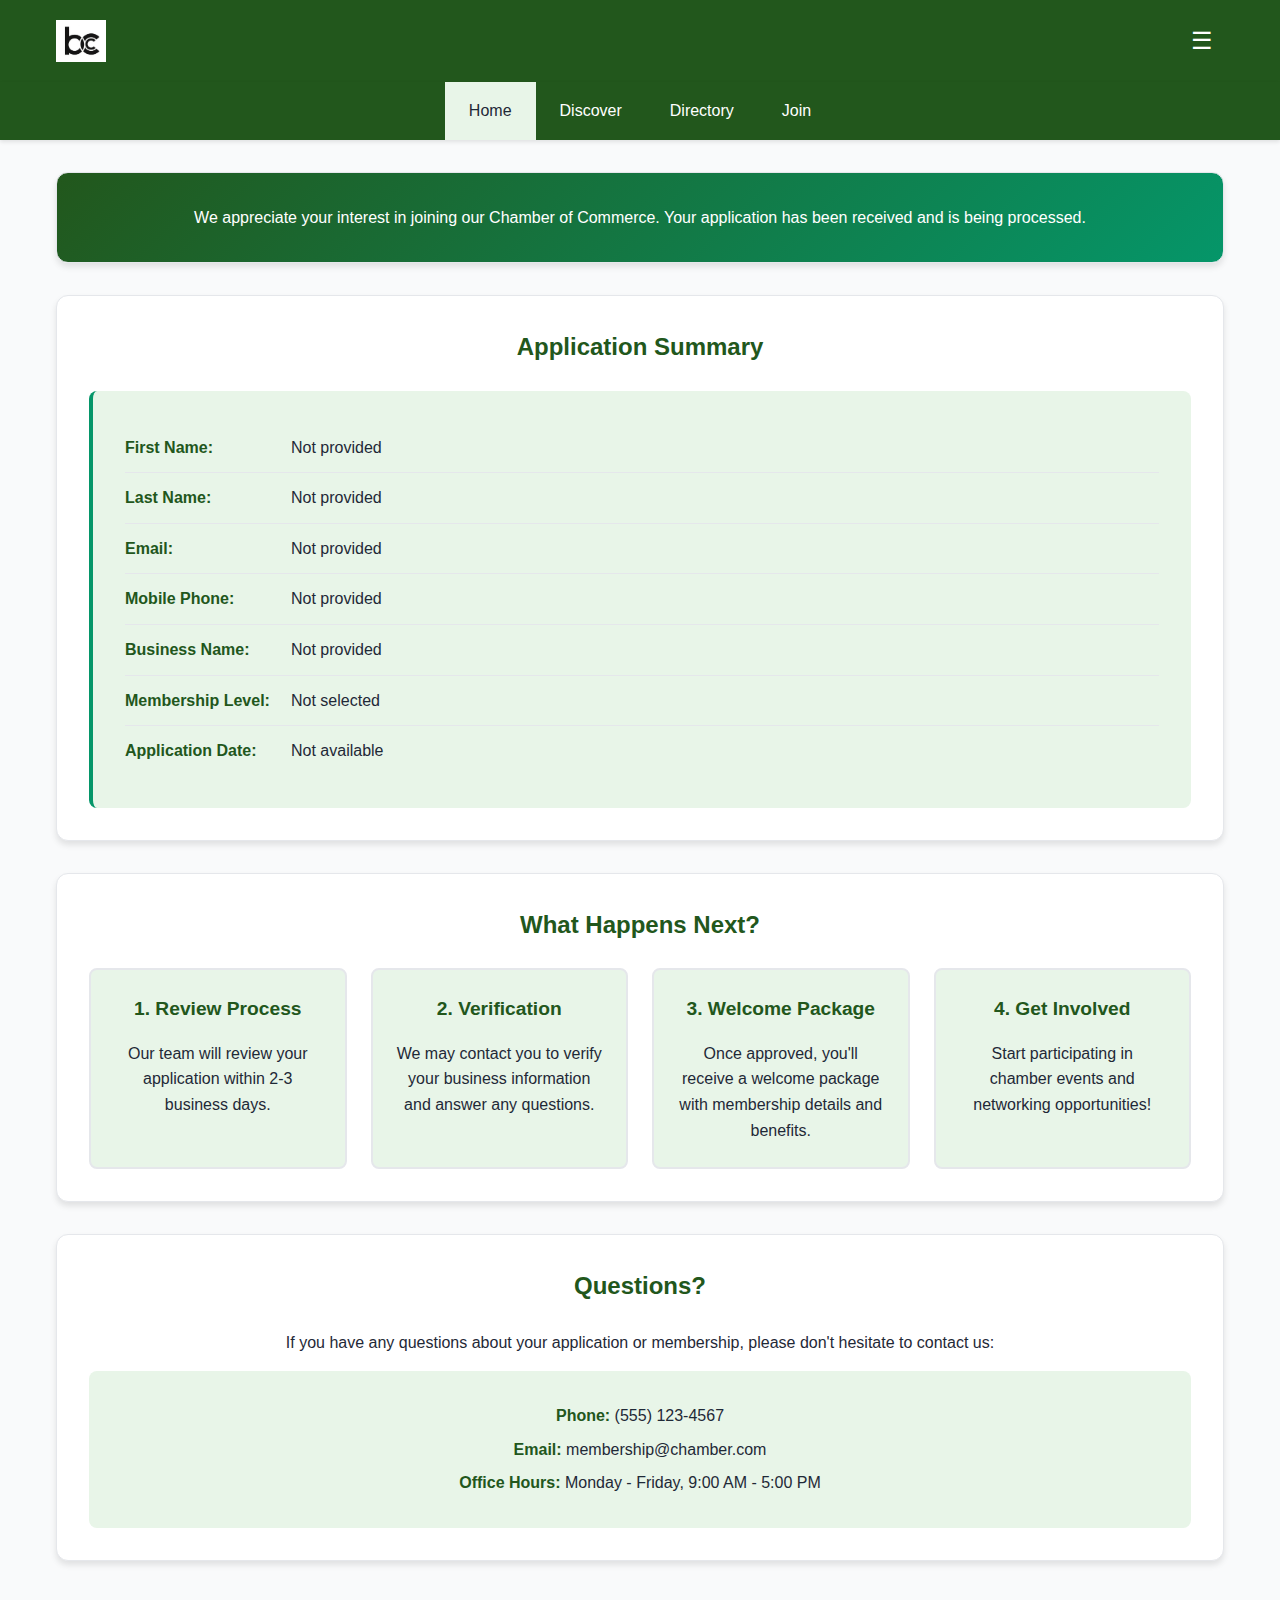
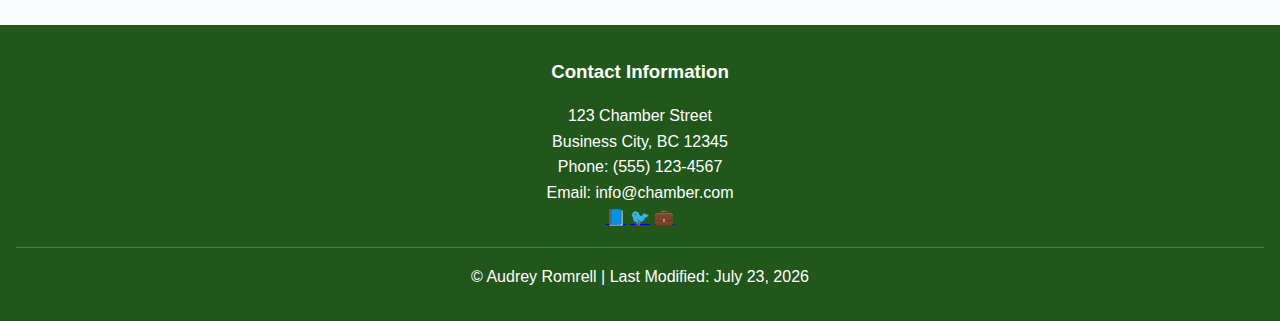
<file: chamber/thankyou.html>
<!DOCTYPE html>
<html lang="en">
<head>
    <meta charset="UTF-8">
    <meta name="viewport" content="width=device-width, initial-scale=1.0">
    <title>Thank You - Chamber of Commerce</title>
    <meta name="description" content="Thank you for your membership application to our Chamber of Commerce">
    <meta name="author" content="Audrey Romrell">
    <meta property="og:title" content="Thank You - Belgrade Chamber of Commerce">
    <meta property="og:description" content="Thank you for applying to join the Belgrade Chamber of Commerce. We have received your application and will contact you soon with next steps and membership details.">
    <meta property="og:image" content="/wdd231/chamber/images/logo.jpg">
    <meta property="og:url" content="/wdd231/chamber/thankyou.html">
    <link rel="stylesheet" href="styles/base.css">
    <link rel="stylesheet" href="styles/larger.css">
    <link rel="stylesheet" href="styles/thankyou.css">
    <link rel="icon" href="favicon.ico">
    <script src="scripts/join.js"></script>
    <script src="scripts/chamber.js"></script>
    <script src="scripts/thankyou.js"></script>
</head>

<body>
    <header>
        <div class="header-container">
            <div class="logo-container">
                <a href="index.html">
                    <img src="images/logo.jpg" alt="Belgrade Chamber of Commerce Logo" class="logo">
                </a>
            </div>
            <button class="hamburger" aria-label="Toggle navigation menu">☰</button>
        </div>
    </header>

    <nav>
        <ul>
            <li><a href="index.html" class="active">Home</a></li>
            <li><a href="discover.html">Discover</a></li>
            <li><a href="directory.html">Directory</a></li>
            <li><a href="join.html">Join</a></li>
        </ul>
    </nav>

    <main>
        <section class="thank-you-hero card">
            <h1>Thank You!</h1>
            <p>We appreciate your interest in joining our Chamber of Commerce. Your application has been received and is being processed.</p>
        </section>
    </main>

    <footer>
        <div class="footer-content">
            <div class="contact-info">
                <h3>Contact Information</h3>
                <p>123 Chamber Street<br>
                   Business City, BC 12345<br>
                   Phone: (555) 123-4567<br>
                   Email: info@chamber.com</p>
            </div>
            <div class="social-links">
                <a href="#" aria-label="Facebook">📘</a>
                <a href="#" aria-label="Twitter">🐦</a>
                <a href="#" aria-label="LinkedIn">💼</a>
            </div>
        </div>
        <div class="footer-bottom">
            <p>&copy; <span id="currentYear"></span> Audrey Romrell | Last Modified: <span id="lastModified"></span></p>
        </div>
    </footer>
</body>
</html>
</file>
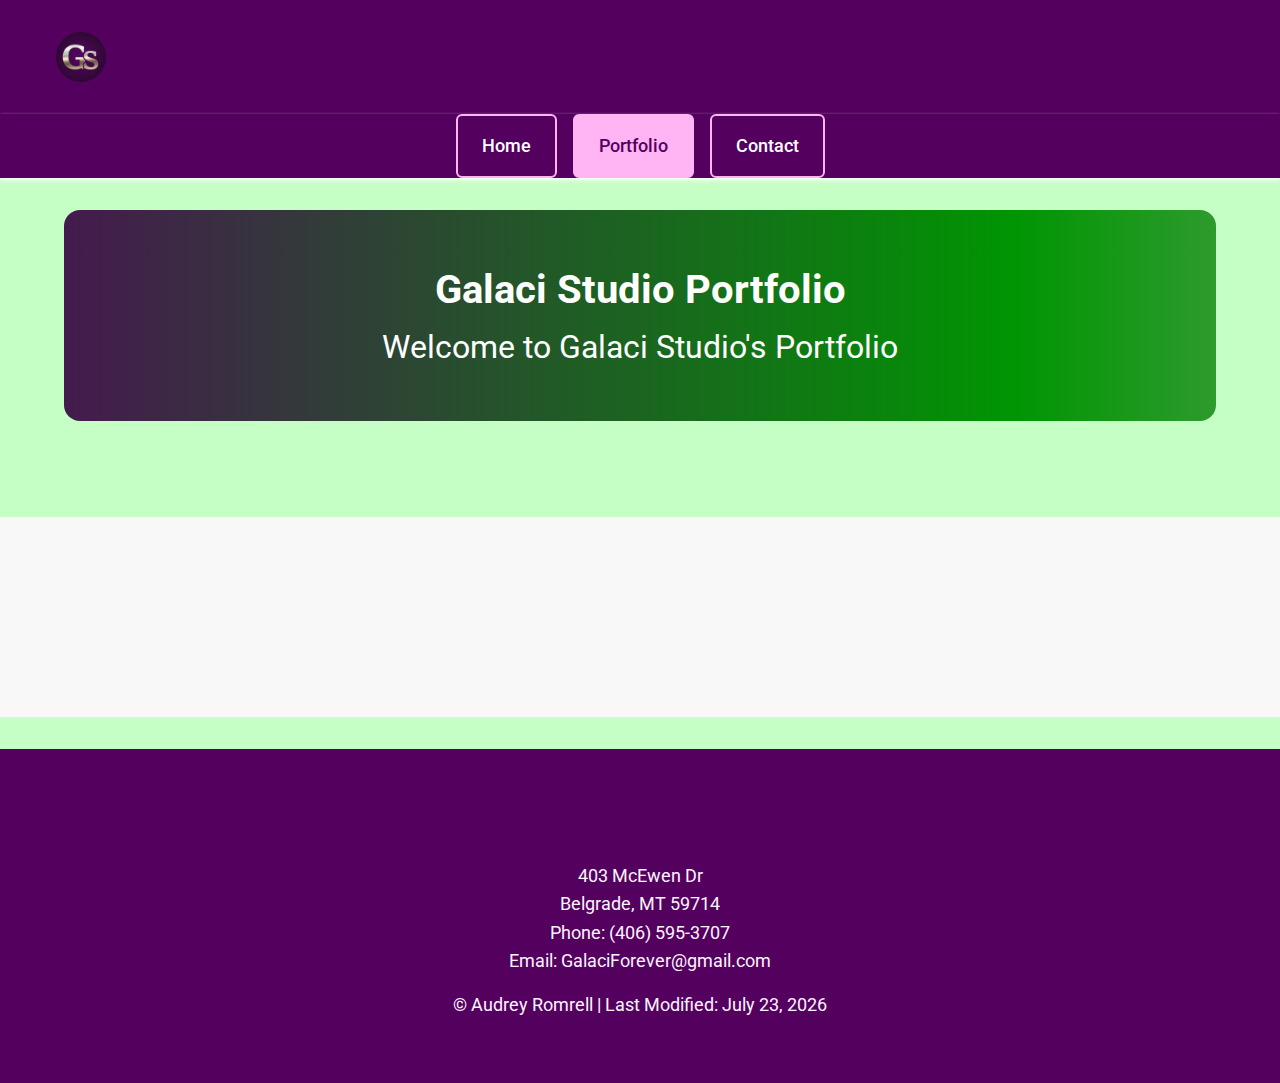
<file: final/portfolio.html>
<!DOCTYPE html>
<html lang="en">
<head>
    <meta charset="UTF-8">
    <meta name="viewport" content="width=device-width, initial-scale=1.0">
    <title>Portfolio - Final Project</title>
    <link rel="stylesheet" href="styles/base.css">
    <link rel="stylesheet" href="styles/responsive.css">
    <link rel="stylesheet" href="styles/larger.css">
    <link rel="stylesheet" href="styles/portfolio.css">
    <script src="scripts/main.js"></script>
    <script src="scripts/image.js"></script>
    <script src="scripts/portfolio.js"></script>
    <script src="scripts/modal.js"></script>
    <link rel="icon" href="favicon.ico">
</head>
<body>
    <header>
        <div class="header-container">
            <div class="logo-container">
                <a href="index.html">
                    <img src="images/Logo.png" alt="Site Logo" class="logo">
                </a>
            </div>
            <button class="hamburger" aria-label="Toggle navigation menu">☰</button>
        </div>
    </header>
    <nav>
        <ul>
            <li><a href="index.html">Home</a></li>
            <li><a href="portfolio.html" class="active">Portfolio</a></li>
            <li><a href="contact.html">Contact</a></li>
        </ul>
    </nav>
    
    <main>
        <section class="final-hero">
            <h1>Galaci Studio Portfolio</h1>
            <p>Welcome to Galaci Studio's Portfolio</p>
        </section>
        <section class="portfolio-grid" id="portfolioGrid"></section>
    </main>
    
    <!-- Popup Modal -->
    <div id="projectModal" class="modal">
        <div class="modal-content">
            <span class="close">&times;</span>
            <div id="modalBody">
                <!-- Dynamic content will be inserted here -->
            </div>
        </div>
    </div>
    
    <footer>
        <div class="footer-content">
            <div class="contact-info">
                <h3>Contact Us</h3>
                <p>403 McEwen Dr<br>Belgrade, MT 59714</p>
                <p>Phone: (406) 595-3707<br>Email: GalaciForever@gmail.com</p>
            </div>
            <div class="footer-bottom">
            <p>&copy; <span id="currentYear"></span> Audrey Romrell | Last Modified: <span id="lastModified"></span></p>
            </div>
        </div>
    </footer>
    <script src="scripts/spotlights.js"></script>
</body>
</html>
</file>
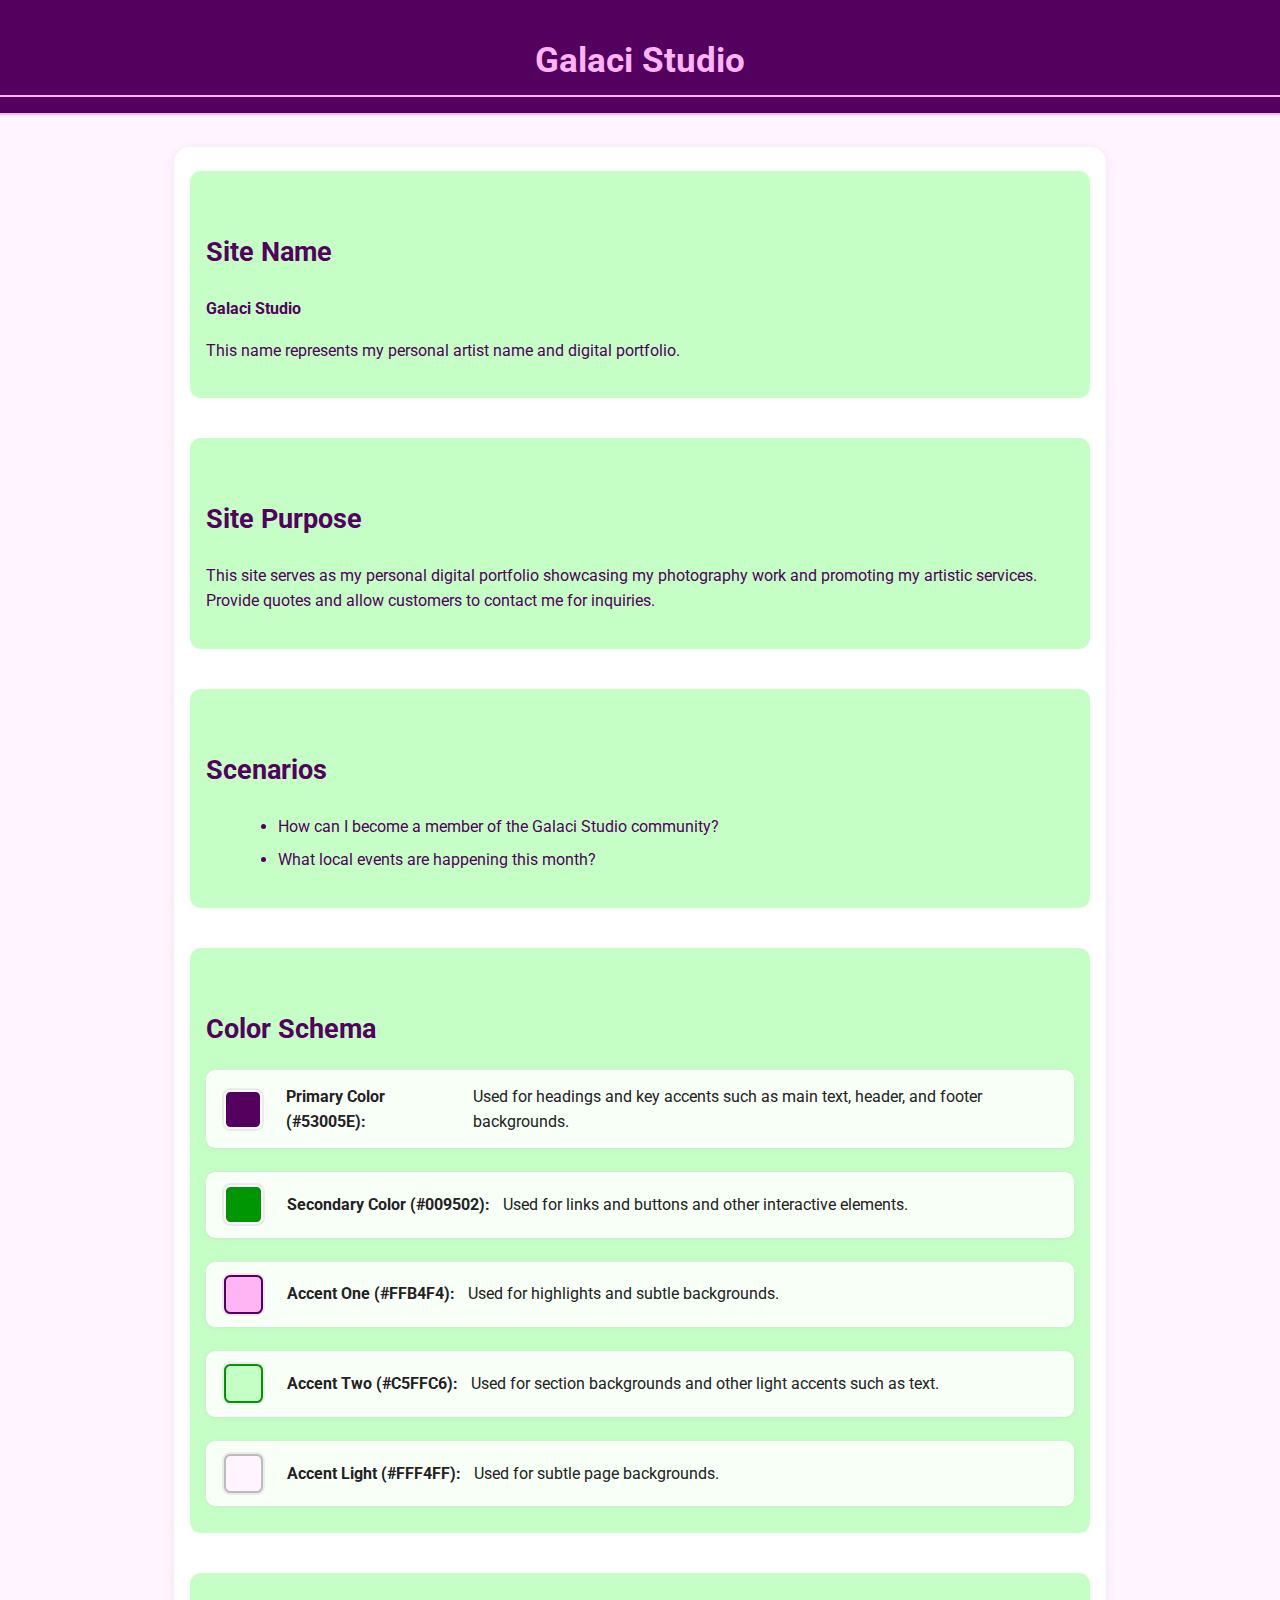
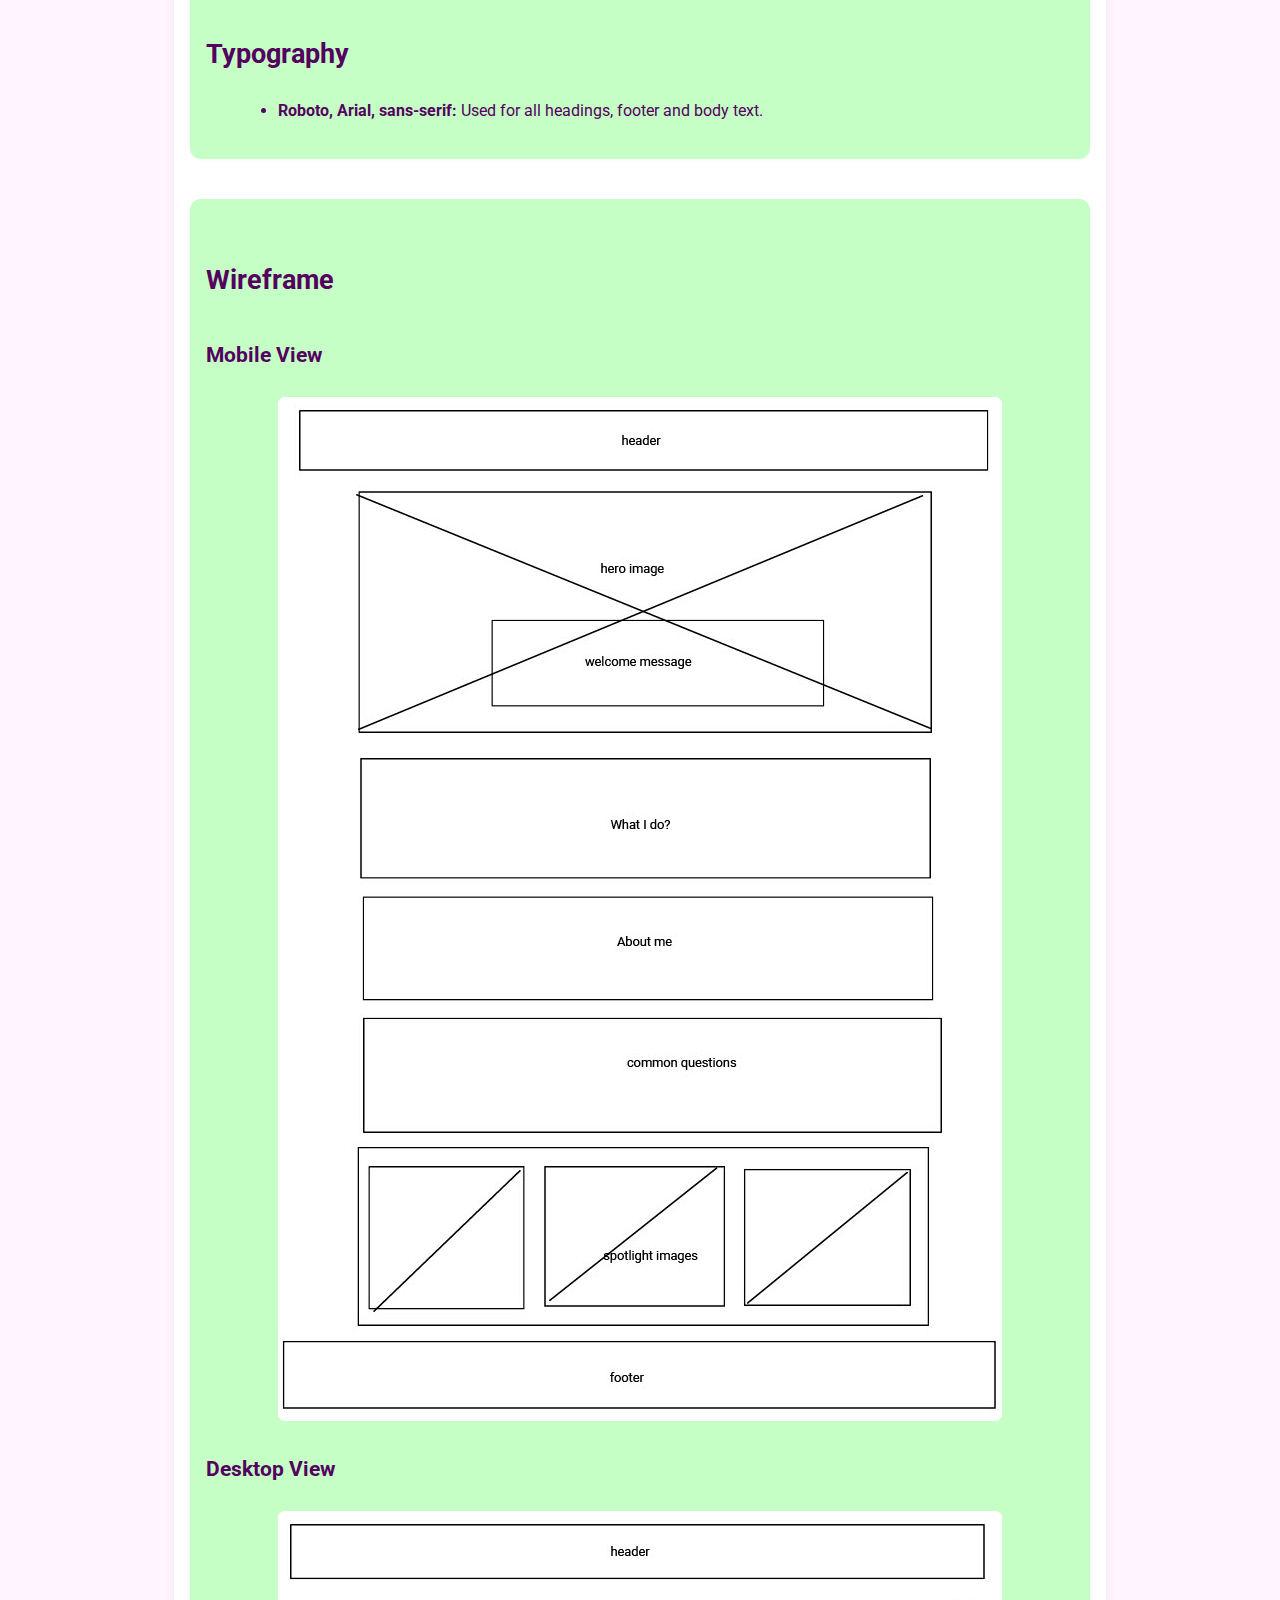
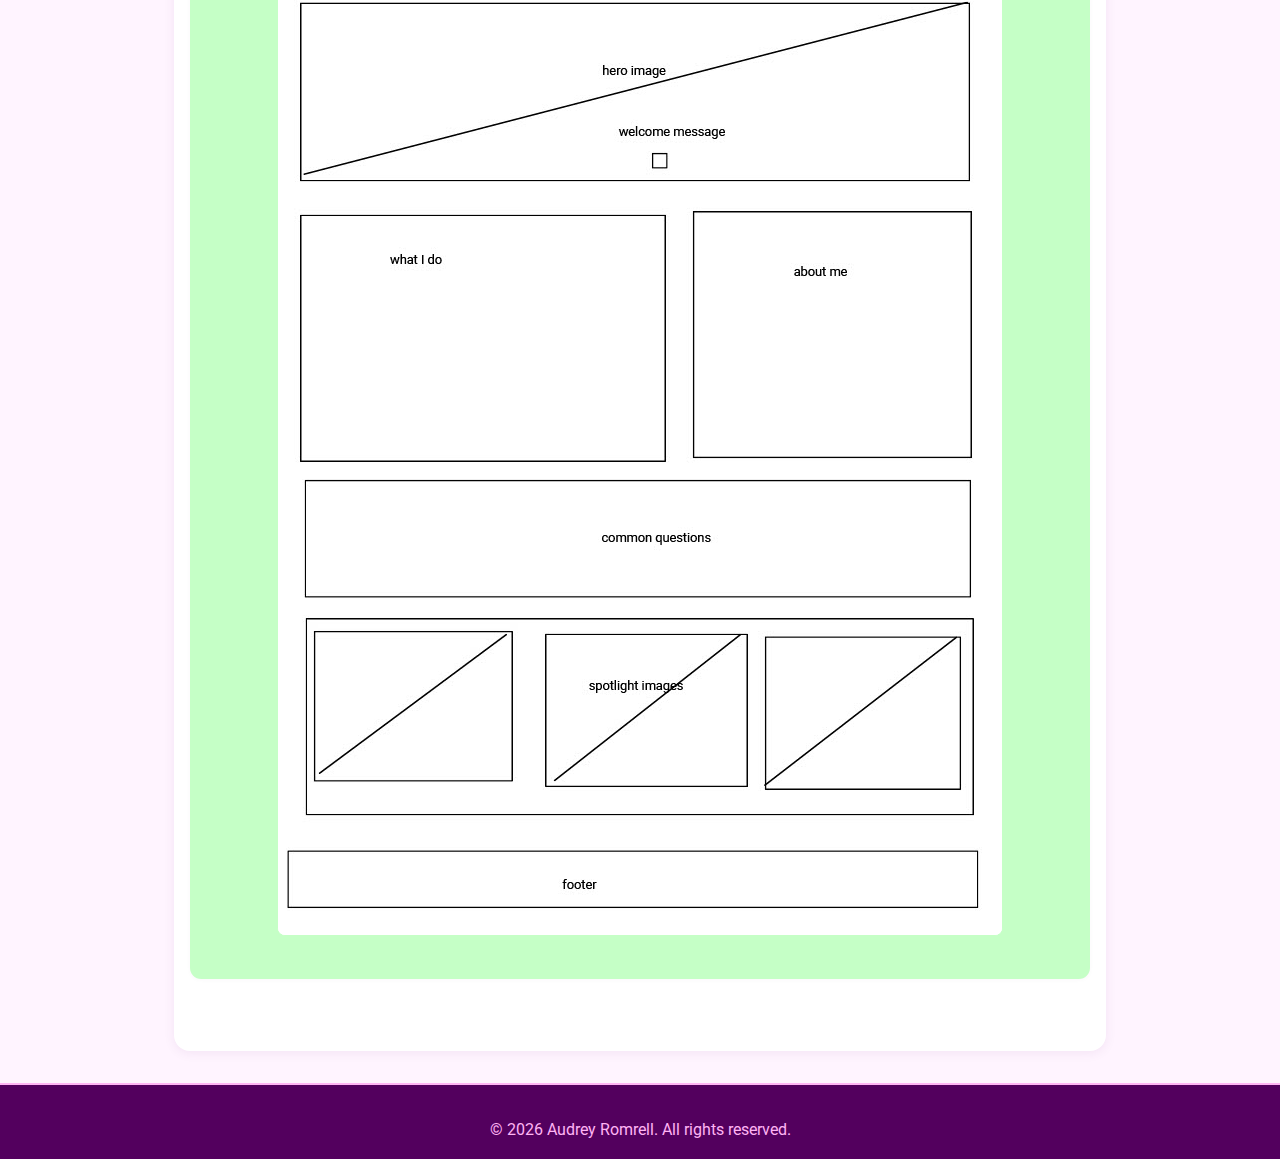
<file: final/site-plan.html>
<!DOCTYPE html>
<html lang="en">
<head>
    <meta charset="UTF-8">
    <title>Site Plan - Galaci Studio</title>
    <meta name="viewport" content="width=device-width, initial-scale=1">
    <link rel="stylesheet" href="styles/basic.css">
</head>
<body>
    <header>
        <h1>Galaci Studio</h1>
    </header>
    <main>
        <section>
            <h2>Site Name</h2>
            <p><strong>Galaci Studio</strong></p>
            <p>
                This name represents my personal artist name and digital portfolio. 
            </p>
        </section>
        <section>
            <h2>Site Purpose</h2>
            <p>This site serves as my personal digital portfolio showcasing my photography work and promoting my artistic services. Provide quotes and allow customers to contact me for inquiries.</p>
        </section>
        <section>
            <h2>Scenarios</h2>
            <ul>
                <li>How can I become a member of the Galaci Studio community?</li>
                <li>What local events are happening this month?</li>
            </ul>
        </section>
        <section>
            <h2>Color Schema</h2>
            <ul class="color-schema-list">
                <li>
                    <span class="color-tab primary"></span>
                    <strong>Primary Color (#53005E):</strong>
                    Used for headings and key accents such as main text, header, and footer backgrounds.
                </li>
                <li>
                    <span class="color-tab secondary"></span>
                    <strong>Secondary Color (#009502):</strong>
                    Used for links and buttons and other interactive elements.
                </li>
                <li>
                    <span class="color-tab accent-one"></span>
                    <strong>Accent One (#FFB4F4):</strong>
                    Used for highlights and subtle backgrounds.
                </li>
                <li>
                    <span class="color-tab accent-two"></span>
                    <strong>Accent Two (#C5FFC6):</strong>
                    Used for section backgrounds and other light accents such as text.
                </li>
                <li>
                    <span class="color-tab accent-light"></span>
                    <strong>Accent Light (#FFF4FF):</strong>
                    Used for subtle page backgrounds.
                </li>
            </ul>
        </section>
        <section>
            <h2>Typography</h2>
            <ul>
                <li>
                    <span style="font-family: 'Roboto', Arial, sans-serif; font-weight: bold;">Roboto, Arial, sans-serif:</span>
                    Used for all headings, footer and body text.
                </li>
            </ul>
        </section>
        <section>
            <h2>Wireframe</h2>
            <h3>Mobile View</h3>
            <img src="images/mobile-view.jpg" alt="Mobile wireframe" style="max-width:100%;border:1px solid var(--accent-two);background:var(--white);">
            <h3>Desktop View</h3>
            <img src="images/larger-view.jpg" alt="Desktop wireframe" style="max-width:100%;border:1px solid var(--accent-two);background:var(--white);">
        </section>
    </main>
    <footer>
        <span class="footer-text">&copy; <span id="year"></span> Audrey Romrell. All rights reserved.</span>
    </footer>
    <script>
        document.getElementById('year').textContent = new Date().getFullYear();
    </script>
</body>
</html>
</file>
<file: styles/small.css>
@import url('https://fonts.googleapis.com/css2?family=Roboto:ital,wght@0,100;0,300;0,400;0,500;0,700;0,900;1,100;1,300;1,400;1,500;1,700;1,900&display=swap');

/* WDD231 - Small Screen Styles */

/* Root Variables */
:root {
    --primary-color: #231942;
    --secondary-color: #5E548E;
    --accent-color: #E0B1CB;
    --success-color: #9F86C0;
    --text-color: #1f2937;
    --text-light: #BE95C4;
    --bg-color: #ffffff;
    --bg-secondary: #FCF3F8;
    --header-bg: #ffffff;
    /* --nav-bg: #1e40af; */
    --border-color: #e5e7eb;
    --shadow-sm: 0 1px 2px 0 rgb(0 0 0 / 0.05);
    --shadow-md: 0 4px 6px -1px rgb(0 0 0 / 0.1), 0 2px 4px -2px rgb(0 0 0 / 0.1);
    --shadow-lg: 0 10px 15px -3px rgb(0 0 0 / 0.1), 0 4px 6px -4px rgb(0 0 0 / 0.1);
    --border-radius: 1rem;
    --border-radius-lg: 0.75rem;
}

* {
    box-sizing: border-box;
}

body {
    font-family: 'Roboto', 'Segoe UI', sans-serif;
    line-height: 1.6;
    color: var(--text-color);
    margin: 0;
    padding: 0;
    background-color: var(--bg-color);
    font-size: 16px;
}

.container {
    max-width: 1200px;
    margin: 0 auto;
    padding: 0 1rem;
}

.sr-only {
    position: absolute;
    width: 1px;
    height: 1px;
    padding: 0;
    margin: -1px;
    overflow: hidden;
    clip: rect(0, 0, 0, 0);
    white-space: nowrap;
    border: 0;
}

header {
    background-color: var(--primary-color);
    padding: 1rem;
    display: flex;
    justify-content: space-between;
    align-items: center;
    box-shadow: var(--shadow-sm);
    border-bottom: 1px solid var(--border-color);
    position: sticky;
    top: 0;
    z-index: 100;
}

.logo-container {
    display: flex;
    align-items: center;
    gap: 0.75rem;
}

.logo {
    width: 40px;
    height: 40px;
    transition: transform 0.2s ease;
}

.logo:hover {
    transform: scale(1.05);
}

/* Logo hover color switching effect */
.logo path:first-child {
    fill: #FCF3F8; /* --bg-secondary */
    transition: fill 0.3s ease;
}

.logo path:last-child {
    fill: #E0B1CB; /* --accent-color */
    transition: fill 0.3s ease;
}

.logo:hover path:first-child {
    fill: #E0B1CB; /* --accent-color */
}

.logo:hover path:last-child {
    fill: #FCF3F8; /* --bg-secondary */
}

.name {
    font-size: 1.25rem;
    font-weight: 600;
    color: var(--bg-color);
    margin: 0;
}

.hamburger {
    background: none;
    border: none;
    font-size: 1.5rem;
    cursor: pointer;
    color: var(--bg-color);
    padding: 0.5rem;
    border-radius: var(--border-radius);
    transition: all 0.3s ease;
    width: 44px;
    height: 44px;
    display: flex;
    align-items: center;
    justify-content: center;
}

.hamburger:hover {
    background-color: var(--bg-color);
    color: var(--primary-color);
    transform: none;
}

.hamburger:focus {
    outline: 2px solid var(--accent-color);
    outline-offset: 2px;
}

nav {
    background-color: var(--primary-color);
    position: absolute;
    top: 100%;
    left: 0;
    right: 0;
    z-index: 50;
    box-shadow: var(--shadow-lg);
}

nav ul {
    list-style: none;
    margin: 0;
    padding: 0;
    display: none;
    flex-direction: column;
}

nav ul.show {
    display: flex;
}

nav li {
    border-bottom: 1px solid rgba(255,255,255,0.1);
}

nav li:last-child {
    border-bottom: none;
}

nav a {
    display: block;
    color: white;
    text-decoration: none;
    padding: 1rem 1.5rem;
    transition: all 0.3s ease;
    font-weight: 500;
    position: relative;
}

nav a:hover {
    background-color: rgba(255,255,255,0.1);
    padding-left: 2rem;
    transform: none;
}

nav a:focus {
    outline: 2px solid var(--accent-color);
    outline-offset: -2px;
}

nav a.active {
    background-color: var(--accent-color);
    color: var(--text-color);
    font-weight: 600;
}

nav a.active::before {
    content: '';
    position: absolute;
    left: 0;
    top: 0;
    bottom: 0;
    width: 4px;
    background-color: var(--text-color);
}

main {
    padding: 2rem 1rem;
    min-height: calc(100vh - 200px);
}

h1 {
    color: var(--primary-color);
    text-align: center;
    margin-bottom: 3rem;
    font-size: 2.5rem;
    font-weight: 700;
    line-height: 1.2;
}

h2 {
    color: var(--secondary-color);
    border-bottom: 3px solid var(--accent-color);
    padding-bottom: 0.5rem;
    margin-top: 2rem;
    margin-bottom: 1.5rem;
    font-size: 1.75rem;
    font-weight: 600;
}

h3 {
    color: var(--text-color);
    font-size: 1.25rem;
    font-weight: 600;
    margin-bottom: 1rem;
}

section {
    margin-bottom: 2rem;
    padding: 1.5rem;
    background-color: var(--bg-secondary);
    border-radius: var(--border-radius-lg);
    box-shadow: var(--shadow-sm);
    border: 1px solid var(--border-color);
}

.filter-buttons {
    display: flex;
    gap: 0.5rem;
    margin: 0 auto 2rem auto;
    flex-wrap: wrap;
    justify-content: center;
    align-items: center;
    max-width: fit-content;
}

.filter-btn {
    padding: 0.75rem 1.5rem;
    border: 2px solid var(--primary-color);
    background-color: transparent;
    color: var(--primary-color);
    border-radius: var(--border-radius);
    font-weight: 500;
    cursor: pointer;
    transition: all 0.3s ease;
    font-size: 0.875rem;
}

.filter-btn:hover {
    background-color: var(--primary-color);
    color: white;
    transform: translateY(-2px);
    box-shadow: var(--shadow-md);
}

.filter-btn.active {
    background-color: var(--primary-color);
    color: white;
}

.filter-btn:focus {
    outline: 2px solid var(--accent-color);
    outline-offset: 2px;
}

.course-grid {
    display: grid;
    gap: 1.5rem;
    margin-top: 2rem;
    text-align: left;
}

.course-card {
    background-color: var(--bg-color);
    border-radius: var(--border-radius-lg);
    padding: 1.5rem;
    box-shadow: var(--shadow-sm);
    border: 1px solid var(--border-color);
    transition: all 0.3s ease;
    position: relative;
    cursor: pointer;
    overflow: hidden;
}

.course-card:hover {
    box-shadow: var(--shadow-md);
    transform: translateY(-2px);
    border-color: var(--secondary-color);
}

.course-card.expanded {
    transform: none;
}

.course-card.expanded:hover {
    transform: none;
}

.course-card.completed {
    border-color: var(--success-color);
    background-color: var(--bg-color);
}

.course-card.completed::before {
    content: '✓';
    position: absolute;
    top: 1rem;
    right: 1rem;
    background-color: #059669;
    color: white;
    width: 24px;
    height: 24px;
    border-radius: 50%;
    display: flex;
    align-items: center;
    justify-content: center;
    font-weight: bold;
    font-size: 0.875rem;
    box-shadow: 0 2px 4px rgba(0, 0, 0, 0.1);
}

.course-header {
    display: flex;
    justify-content: space-between;
    align-items: flex-start;
    margin-bottom: 1rem;
}

.course-title {
    font-size: 1.125rem;
    font-weight: 600;
    color: var(--text-color);
    margin: 0;
    flex: 1;
    margin-right: 1rem;
}

.course-credits {
    background-color: var(--primary-color);
    color: white;
    padding: 0.25rem 0.5rem;
    border-radius: var(--border-radius);
    font-size: 0.875rem;
    font-weight: 500;
    white-space: nowrap;
    flex-shrink: 0;
}

.course-description {
    color: var(--text-color);
    font-size: 0.875rem;
    line-height: 1.5;
    margin-bottom: 1rem;
}

.course-description-full {
    color: var(--text-color);
    font-size: 0.875rem;
    line-height: 1.5;
    margin-bottom: 1rem;
}

.course-tech {
    display: flex;
    gap: 0.5rem;
    flex-wrap: wrap;
    margin-top: 1rem;
}

.tech-tag {
    background-color: var(--accent-color);
    color: var(--text-color);
    padding: 0.25rem 0.5rem;
    border-radius: var(--border-radius);
    font-size: 0.75rem;
    font-weight: 500;
}

.course-content {
    position: relative;
}

.course-details {
    max-height: 0;
    overflow: hidden;
    transition: max-height 0.3s ease, padding 0.3s ease;
    padding: 0;
}

.course-card.expanded .course-details {
    max-height: 400px;
    padding-top: 1rem;
}

.course-info {
    background-color: var(--bg-secondary);
    padding: 1rem;
    border-radius: var(--border-radius);
    margin-top: 1rem;
}

.course-info p {
    margin: 0.5rem 0;
    font-size: 0.875rem;
    color: var(--text-color);
}

.expand-indicator {
    position: absolute;
    bottom: 1rem;
    right: 1.5rem;
    transition: transform 0.3s ease;
    color: var(--text-color);
}

.course-card.expanded .expand-indicator {
    transform: rotate(180deg);
}

.credits-display {
    background-color: var(--secondary-color);
    color: white;
    padding: 1rem;
    border-radius: var(--border-radius-lg);
    text-align: center;
    margin-bottom: 2rem;
    font-size: 1.125rem;
    font-weight: 600;
}

footer {
    background-color: var(--primary-color);
    color: white;
    text-align: center;
    padding: 2rem 1rem;
    margin-top: auto;
}

.social-links {
    display: flex;
    justify-content: center;
    gap: 1.5rem;
    margin-bottom: 1.5rem;
}

.social-links a {
    color: white;
    font-size: 1.5rem;
    text-decoration: none;
    transition: all 0.3s ease;
    padding: 0.5rem;
    border-radius: var(--border-radius);
    display: flex;
    align-items: center;
    justify-content: center;
}

.social-links a:hover {
    color: var(--accent-color);
    background-color: rgba(255,255,255,0.1);
    transform: translateY(-2px);
}

.social-links a:focus {
    outline: 2px solid var(--accent-color);
    outline-offset: 2px;
}

footer p {
    margin: 0.5rem 0;
    font-size: 0.9rem;
    font-weight: 400;
}

#lastModified {
    font-style: italic;
    font-size: 0.8rem;
    margin-top: 1rem;
    color: rgba(255,255,255,0.8);
}

/* Profile container styles */
.profile-container {
    display: flex;
    flex-direction: column;
    gap: 2rem;
    margin-bottom: 3rem;
}

.about-me {
    order: 1;
}

.student-photo {
    order: 2;
}

.student-photo h2 {
    text-align: center;
    background-color: var(--text-color);
    color: var(--bg-color);
    margin: 0;
    padding: 1rem;
    border-radius: var(--border-radius-lg) var(--border-radius-lg) 0 0;
}

.profile-image {
    width: 100%;
    height: 300px;
    object-fit: cover;
    border-radius: 0 0 var(--border-radius-lg) var(--border-radius-lg);
    display: block;
    border: 1px solid var(--border-color);
    border-top: none;
}

.certificate-section {
    margin-bottom: 2rem;
    padding: 1.5rem;
    background-color: var(--bg-secondary);
    border-radius: var(--border-radius-lg);
    box-shadow: var(--shadow-sm);
    border: 1px solid var(--border-color);
    text-align: center;
}
</file>
<file: styles/larger.css>
@media (min-width: 768px) {
    header {
        background-color: var(--header-bg);
        padding: 1.5rem 2rem;
        position: relative;
    }
    
    .logo {
        width: 50px;
        height: 50px;
    }
    
    /* Logo hover color switching effect for larger screens */
    .logo path:first-child {
        fill: #FCF3F8; /* --bg-secondary */
        transition: fill 0.3s ease;
    }
    
    .logo path:last-child {
        fill: #E0B1CB; /* --accent-color */
        transition: fill 0.3s ease;
    }
    
    .logo:hover path:first-child {
        fill: #E0B1CB; /* --accent-color */
    }
    
    .logo:hover path:last-child {
        fill: #FCF3F8; /* --bg-secondary */
    }
    
    .name {
        font-size: 1.5rem;
        color: var(--primary-color);
    }
    
    .hamburger {
        display: none;
    }
    
    nav {
        position: static;
        background-color: var(--primary-color);
        box-shadow: none;
    }
    
    nav ul {
        display: flex !important;
        flex-direction: row;
        justify-content: center;
        gap: 0;
        padding: 1rem 0;
    }
    
    nav li {
        border-bottom: none;
        border-right: 1px solid rgba(255,255,255,0.1);
    }
    
    nav li:last-child {
        border-right: none;
    }
    
    nav a {
        padding: 1rem 2rem;
        border-radius: 0;
        transition: all 0.3s ease;
        position: relative;
    }
    
    nav a:hover {
        background-color: rgba(255,255,255,0.15);
        padding-left: 2rem;
        transform: none;
    }
    
    nav a::after {
        content: '';
        position: absolute;
        bottom: 0;
        left: 50%;
        width: 0;
        height: 3px;
        background-color: var(--accent-color);
        transition: all 0.3s ease;
        transform: translateX(-50%);
    }
    
    nav a:hover::after {
        width: 80%;
    }
    
    nav a.active::after {
        width: 80%;
    }
    
    nav a.active::before {
        display: none;
    }
    
    main {
        padding: 3rem 2rem;
        max-width: 1200px;
        margin: 0 auto;
    }
    
    h1 {
        font-size: 3rem;
        margin-bottom: 4rem;
    }
    
    h2 {
        font-size: 2rem;
    }
    
    section {
        padding: 2rem;
        box-shadow: var(--shadow-md);
        transition: all 0.3s ease;
    }
    
    section:hover {
        transform: translateY(-5px);
        box-shadow: var(--shadow-lg);
    }
    
    .course-grid {
        grid-template-columns: repeat(auto-fit, minmax(300px, 1fr));
        gap: 2rem;
    }
    
    .course-card {
        padding: 2rem;
    }
    
    .course-title {
        font-size: 1.25rem;
    }
    
    .course-description {
        font-size: 1rem;
    }
    
    .filter-buttons {
        justify-content: flex-start;
        gap: 1rem;
    }
    
    .filter-btn {
        font-size: 1rem;
        padding: 1rem 2rem;
    }
    
    .credits-display {
        font-size: 1.25rem;
        padding: 1.5rem;
    }
    
    footer {
        padding: 3rem 2rem;
    }
    
    .social-links {
        gap: 2rem;
        margin-bottom: 2rem;
    }
    
    .social-links a {
        font-size: 2rem;
        padding: 0.75rem;
    }
    
    footer p {
        font-size: 1rem;
    }
    
    #lastModified {
        font-size: 0.9rem;
    }
    
    /* Profile container responsive layout */
    .profile-container {
        display: grid;
        grid-template-columns: 2fr 1fr;
        gap: 2rem;
        margin-bottom: 3rem;
    }
    
    .about-me {
        order: 1;
        grid-column: 1;
    }
    
    .student-photo {
        order: 2;
        grid-column: 2;
    }
    
    .profile-image {
        height: 250px;
    }
}

@media (min-width: 1024px) {
    .course-grid {
        grid-template-columns: repeat(3, 1fr);
    }
    
    h1 {
        font-size: 3.5rem;
    }
    
    main {
        padding: 4rem 2rem;
    }
}
</file>
<file: chamber/styles/base.css>
:root {
    --primary-color: #22571C;
    --primary-light: #dbeafe;
    --secondary-color: #059669;
    --secondary-light: #d1fae5;
    --accent-color: #e8f5e8;
    --text-color: #1f2937;
    --background-color: #f9fafb;
    --white: #ffffff;
    --border-color: #e5e7eb;
    --shadow-light: rgba(0, 0, 0, 0.1);
    --shadow-medium: rgba(0, 0, 0, 0.15);
}

* {
    margin: 0;
    padding: 0;
    box-sizing: border-box;
}

body {
    font-family: 'Arial', sans-serif;
    line-height: 1.6;
    color: var(--text-color);
    background-color: var(--background-color);
}

/* Header */
header {
    background-color: var(--primary-color);
    color: var(--white);
    padding: 1rem;
}

.header-container {
    max-width: 1200px;
    margin: 0 auto;
    display: flex;
    justify-content: space-between;
    align-items: center;
    padding: 0 1rem;
}

.logo-container {
    display: flex;
    align-items: center;
    gap: 1rem;
}

.logo-container a {
    display: inline-block;
    line-height: 0;
}

.logo {
    width: 50px;
    height: 50px;
    object-fit: contain;
}

/* Nav */
.hamburger {
    display: none;
    background: none;
    border: none;
    color: var(--white);
    font-size: 1.5rem;
    cursor: pointer;
    padding: 0.5rem;
    transition: all 0.3s ease;
    border-radius: 4px;
    min-height: 44px;
    min-width: 44px;
}

.hamburger:hover,
.hamburger:focus {
    color: var(--text-color);
    background-color: var(--accent-color);
    transform: scale(1.1);
    box-shadow: 0 2px 8px var(--shadow-medium);
}

.hamburger.open {
    font-size: 1.8rem;
    transform: rotate(90deg);
}

.hamburger.open:hover,
.hamburger.open:focus {
    transform: rotate(90deg) scale(1.1);
}

nav {
    background-color: var(--primary-color);
    box-shadow: 0 2px 4px var(--shadow-light);
    position: relative;
}

nav ul {
    list-style: none;
    display: flex;
    max-width: 1200px;
    margin: 0 auto;
    padding: 0 1rem;
}

nav li {
    margin: 0;
}

nav a {
    display: block;
    color: var(--white);
    text-decoration: none;
    padding: 1rem 1.5rem;
    transition: background-color 0.3s ease;
}

nav a:hover,
nav a.active {
    background-color: var(--accent-color);
    color: var(--text-color);
}

/* Main */
main {
    padding: 1rem;
}

main h1 {
    position: absolute;
    left: -10000px;
    top: auto;
    width: 1px;
    height: 1px;
    overflow: hidden;
}

/* Hero */
.hero {
    position: relative;
    margin-bottom: 2rem;
}

.hero-image {
    width: 100%;
    height: 300px;
    object-fit: cover;
}

.hero::after {
    content: '';
    position: absolute;
    top: 0;
    left: 0;
    width: 100%;
    height: 300px;
    background: rgba(0, 0, 0, 0.4);
    z-index: 1;
}

.hero-content {
    position: absolute;
    top: 50%;
    left: 50%;
    transform: translate(-50%, -50%);
    color: var(--white);
    text-shadow: 2px 2px 4px rgba(0,0,0,0.7);
    text-align: center;
    z-index: 2;
    background: rgba(0, 0, 0, 0.3);
    padding: 1.5rem;
    border-radius: 8px;
    backdrop-filter: blur(2px);
}

.hero-content h2 {
    font-size: 1.2rem;
    margin-bottom: 0.5rem;
}

.cta-button {
    display: inline-block;
    background-color: var(--primary-color);
    color: var(--white);
    padding: 0.75rem 1.5rem;
    text-decoration: none;
    border-radius: 5px;
    margin-top: 1rem;
    font-weight: bold;
}

.cta-button:hover {
    background-color: var(--secondary-color);
}

/* Events/Weather */
.current-events,
.weather {
    margin-bottom: 2rem;
    text-align: center;
}

.current-events h2,
.weather h2 {
    color: var(--primary-color);
    margin-bottom: 1rem;
}

.event,
.weather {
    background-color: var(--accent-color);
    padding: 1.5rem;
    border-radius: 5px;
    text-align: center;
}

.event {
    border-left: 4px solid var(--secondary-color);
    text-align: center;
}

.events-container {
    display: flex;
    flex-direction: column;
    gap: 1rem;
}

.event-date {
    color: var(--primary-color);
    font-weight: bold;
    margin-bottom: 0.5rem;
}

.weather-current {
    text-align: center;
    margin-bottom: 1rem;
}

.current-temp {
    font-size: 3rem;
    font-weight: bold;
    color: var(--secondary-color);
}

.current-desc {
    font-size: 1.2rem;
    color: var(--text-color);
    text-transform: capitalize;
}

.forecast-container {
    display: grid;
    grid-template-columns: repeat(3, 1fr);
    gap: 1rem;
}

.forecast-item {
    background-color: var(--white);
    padding: 1.5rem;
    border-radius: 5px;
    text-align: center;
}

/* Spotlights */
.spotlights {
    text-align: center;
}

.spotlights h2 {
    color: var(--primary-color);
    margin-bottom: 1rem;
}

.spotlight-container {
    display: grid;
    grid-template-columns: 1fr;
    gap: 2rem;
    justify-items: center;
    max-width: 100%;
    margin: 0 auto;
    padding: 0 1rem;
}

.spotlight-card {
    background-color: var(--accent-color);
    border: 1px solid var(--border-color);
    border-radius: 5px;
    padding: 1rem;
    text-align: center;
    box-shadow: 0 4px 6px var(--shadow-light);
    transition: transform 0.3s ease, box-shadow 0.3s ease;
}

.spotlight-card:hover {
    transform: translateY(-5px);
    box-shadow: 0 8px 25px var(--shadow-medium);
}

.spotlight-card img {
    width: 100px;
    height: 100px;
    object-fit: contain;
    margin-bottom: 1rem;
}

.spotlight-card h3 {
    color: var(--primary-color);
    margin-bottom: 0.5rem;
}

.spotlight-card .website {
    margin-bottom: 1rem;
}

.spotlight-card .website a {
    color: var(--primary-color);
    text-decoration: none;
    font-weight: bold;
    transition: all 0.3s ease;
    border-bottom: 2px solid transparent;
}

.spotlight-card .website a:hover,
.spotlight-card .website a:focus {
    color: var(--primary-color);
    text-decoration: underline;
    border-bottom: 2px solid var(--primary-color);
    background-color: var(--accent-color);
    padding: 0.2rem 0.4rem;
    border-radius: 4px;
    transform: scale(1.05);
    outline: 2px solid var(--primary-color);
    outline-offset: 2px;
}

.membership-level {
    display: inline-block;
    padding: 0.25rem 0.5rem;
    border-radius: 3px;
    font-size: 0.8rem;
    font-weight: bold;
    margin-top: 0.5rem;
}

.membership-level.gold {
    background-color: #fbbf24;
    color: var(--text-color);
}

.membership-level.silver {
    background-color: var(--white);
    color: var(--primary-color);
}

/* Footer */
footer {
    background-color: var(--primary-color);
    color: var(--white);
    padding: 2rem 1rem;
    margin-top: 2rem;
}

.footer-content {
    text-align: center;
}

.contact-info h3 {
    margin-bottom: 1rem;
}

.footer-bottom {
    margin-top: 1rem;
    padding-top: 1rem;
    border-top: 1px solid var(--secondary-color);
}

/* Media Queries */
@media (max-width: 768px) {
    .hamburger {
        display: block;
    }

    nav ul {
        display: none;
        flex-direction: column;
        position: absolute;
        top: 100%;
        left: 0;
        width: 100vw;
        background-color: var(--primary-color);
        box-shadow: 0 4px 6px var(--shadow-light);
        z-index: 1000;
        padding: 0;
        opacity: 0;
        transform: translateY(-10px);
        transition: all 0.3s ease;
    }

    nav ul.show {
        display: flex;
        opacity: 1;
        transform: translateY(0);
    }

    nav li {
        width: 100%;
        transform: translateX(-100%);
        transition: transform 0.3s ease;
    }

    nav ul.show li {
        transform: translateX(0);
    }

    nav ul.show li:nth-child(1) { transition-delay: 0.1s; }
    nav ul.show li:nth-child(2) { transition-delay: 0.2s; }
    nav ul.show li:nth-child(3) { transition-delay: 0.3s; }
    nav ul.show li:nth-child(4) { transition-delay: 0.4s; }

    nav a {
        padding: 1rem;
        border-bottom: 1px solid rgba(255, 255, 255, 0.1);
        transition: all 0.3s ease;
    }

    nav a:hover,
    nav a:focus {
        background-color: var(--accent-color);
        color: var(--text-color);
        padding-left: 2rem;
        border-left: 4px solid var(--secondary-color);
    }

    nav a:last-child {
        border-bottom: none;
    }
}

@media (min-width: 768px) {
    nav {
        display: flex;
        justify-content: center;
    }
    
    .nav-links {
        justify-content: center;
        max-width: 1200px;
        margin: 0 auto;
    }
    
    .events-weather-container {
        display: grid;
        grid-template-columns: 1fr 1fr;
        gap: 3rem;
        margin-bottom: 3rem;
    }
    
    .current-events,
    .weather {
        margin-bottom: 0;
    }

    .current-events {
        order: 1;
    }

    .weather {
        order: 2;
    }

    .spotlight-container {
        grid-template-columns: repeat(auto-fit, minmax(300px, 1fr));
        gap: 2rem;
        justify-content: center;
        max-width: none;
        padding: 0;
    }
}
</file>
<file: chamber/styles/larger.css>
@media (min-width: 768px) {
    .menu-toggle {
        display: none;
    }

    .nav-links {
        display: flex !important;
        flex-direction: row;
        justify-content: center;
        width: 100%;
        margin: 0;
        padding: 0;
    }

    .nav-links li a {
        border-bottom: none;
        border-right: 1px solid var(--secondary-color);
    }

    .nav-links li:last-child a {
        border-right: none;
    }

    .header-content {
        justify-content: flex-start;
    }

    main {
        padding: 2rem;
        max-width: 1200px;
        margin: 0 auto;
    }

    .hero-content h2 {
        font-size: 2rem;
    }

    .events-weather-container {
        display: grid;
        grid-template-columns: 1fr 1fr;
        gap: 2rem;
        margin-bottom: 2rem;
    }
    
    .current-events,
    .weather {
        margin-bottom: 0;
    }

    .spotlight-container {
        grid-template-columns: repeat(auto-fit, minmax(300px, 1fr));
        gap: 2rem;
    }

    .footer-content {
        text-align: center;
    }

    .footer-bottom {
        border-top: 2px solid var(--secondary-color);
    }
}

@media (min-width: 1024px) {
    .events-weather-container {
        gap: 3rem;
    }

    .weather {
        padding: 2rem;
    }

    .events-container {
        gap: 2rem;
    }

    .event {
        padding: 2rem;
    }

    .forecast-container {
        gap: 1.5rem;
    }

    .forecast-item {
        padding: 2rem;
    }

    .footer-bottom {
        border-top: 3px solid var(--secondary-color);
    }
}

@media (min-width: 1200px) {
    .events-weather-container {
        max-width: 1200px;
        margin: 0 auto 3rem auto;
    }
}
</file>
<file: startHere/styles/small.css>
*{box-sizing: border-box;}
html {
  -webkit-text-size-adjust: 100%; 
  -ms-text-size-adjust: 100%;
}

h1 {
  color: #3D405B;
}

form {
    margin: 1rem 2%;
  
    label {
      display: block;
      font-size: .8rem;
      color: purple;
      padding-top: .2rem;
    }
    h3 {
      font-size: .9rem;
      color: #E07A5F;
      margin: 1.5rem 0 .2rem 0;
      border-bottom: 1px solid #eee;
    }
  
    input[type=text],
    input[type=tel],
    input[type=date],
    input[type=email],
    select {
      display: block;
      margin: .1rem 0 1rem 0 ;
      padding: .3rem;
      border: 1px solid #999;
      border-radius: 4px;
      border-left-width: 5px;
      border-left-color:#555;
      font-size: 1rem;
      color: #3D405B;
      width: 250px;
    }
  
    input:required {border-left-color: #d70000;}
    input:focus {border-left-color: black; outline:none;}
    input:required:valid{border-left-color: green;}
  
    input[type=submit] {
      border: none;
      text-align: center;
      background-color: #3D405B;
      color: white;
      border-radius: 1rem;
      padding: .75rem 1.5rem;
      margin: 2rem 0;
      font-size: 1.2rem;
      -webkit-appearance: none;
      appearance: none;
    }
  }
  input:-webkit-autofill{
    -webkit-text-fill-color: #3D405B;
  }
  
  #results {
    background-color: #F4F1DE;
    padding: 0 1rem;
    border: 1px solid #E07A5F;
    border-radius: 6px;
  }
</file>
<file: startHere/styles/large.css>
@media only screen and (min-width: 38rem) {


} /*end media query*/
</file>
<file: blank.css>
#loader {
  margin: 2rem;
  width: 50px;  /* width of the loader */
  height: 50px; /* height of the loader */
  border: 5px solid transparent; /* border width */
  border-color: #999 transparent #999 transparent; /* border colors (4 - 2 transparent) */
  border-radius: 50%; /* make it round */
  animation: spin 1.5s linear infinite; /* spin animation with duration and continuous */
  box-shadow: 0 0 1rem rgb(0 0 255 / 40%); /* blueish shadow effect on round div */
  position: relative;
}

#loader::after {
  content: '⚙️';
  position: absolute;
  top: 50%;
  left: 50%;
  transform: translate(-50%, -50%);
  animation: pulse 1.5s ease-in-out infinite;
}

.loader-t {
  margin: 2rem;
  width: 50px;
  height: 50px;
  border: 5px solid transparent;
  border-color: #999 transparent #999 transparent;
  border-radius: 50%;
  box-shadow: 0 0 1rem rgb(0 0 255 / 40%);
  position: relative;
  /* the only thing that changed was using transition versus animation */
  transition: transform 1.5s linear;
}
        
.loader-t::after {
  content: '⚙️';
  position: absolute;
  top: 50%;
  left: 50%;
  /* the only thing that changed was using transition versus animation and the size and visibility at start */
  transform: translate(-50%, -50%) scale(0);
  transition: transform 1.5s ease-in-out;
  font-size: 2rem;
}
        
.loader-t:hover {
  transform: rotate(360deg); /* Rotate on hover */
}
        
.loader-t:hover::after {
  transform: translate(-50%, -50%) scale(1.5); /* Scale on hover */
}

@keyframes spin {
  100% {transform: rotate(360deg);} /* spin 360 degrees */
}

@keyframes pulse { /* pulse the gear emoji */
  0%, 100% {transform: translate(-50%, -50%) scale(1);} /* scale to 1 */
  50% {transform: translate(-50%, -50%) scale(1.25);} /* scale to 1.25 */
}
</file>
<file: styles/modules.css>
* {
  margin: 0;
  padding: 0;
  box-sizing: border-box;
}

body {
  font-family: Arial, sans-serif;
  background-color: #f0f0f0;
}

main {
  padding: 1rem;
  background-color: #fff;
  color: #333;
  width: fit-content;
  margin: 1rem auto;
  border: 1px solid rgb(0 0 0 / 10%);
  border-radius: 10px;
}

h1 {
  font-size: 1.5rem;
  color: #000;
}

h2 {
  font-size: 1.2rem;
  color: #555;
}

h1,
h2 {
  text-align: center;;
  margin-bottom: 1.1rem;
}

form p {
  margin: .5rem;
  font-weight: bold;
}

#enrollment {
  padding: 1rem 1rem 0 1rem;
  border: 1px solid rgb(0 0 0 / 10%);
  border-radius: 10px;
  background-color: #bed;
  text-align: center;
}

select {
  padding: 0.5em;
  border: 1px solid #ccc;
  width: 3rem;
}

button {
  display: block;
  margin: 1rem auto;
  padding: 0.6em 1em;
  border: none;
  border-radius: 5px;
  background-color: #0078d4;
  color: white;
  cursor: pointer;
}

button:hover {
  background-color: #005fa3;
}

table {
  margin-top: 2rem;
  width: 100%;
  border-collapse: collapse;
  background-color: white;
  box-shadow: 0 2px 6px rgb(0 0 0 / 5%);
}

th,
td {
  padding: 0.75rem;
  text-align: center;
  border-bottom: 1px solid #ddd;
}

th {
  background-color: #000;
  color: white;
  font-weight: bold;
}

tr:hover {
  background-color: #bbb;
}
</file>
<file: styles/prophets.css>
/* CSS for Latter-day Prophets Page */
:root {
    --primary-color: #2c3e50;
    --primary-dark: #1a252f;
    --primary-light: #d5dbdb;
    --secondary-color: #34495e;
    --background-color: #f4f4f4;
    --text-color: #333;
    --white: #ffffff;
    --black: #000000;
}

* {
    margin: 0;
    padding: 0;
    box-sizing: border-box;
}

body {
    font-family: 'Arial', sans-serif;
    background-color: var(--background-color);
    color: var(--text-color);
    line-height: 1.6;
}

header {
    background-color: var(--primary-color);
    color: var(--white);
    text-align: center;
    padding: 2rem 0;
    margin-bottom: 2rem;
}

header h1 {
    font-size: 2.5rem;
    font-weight: bold;
}

main {
    max-width: 1200px;
    margin: 0 auto;
    padding: 0 1rem;
}

#cards {
    display: grid;
    grid-template-columns: repeat(auto-fit, minmax(300px, 1fr));
    gap: 2rem;
    margin-bottom: 2rem;
}

.card {
    background: var(--primary-light);
    border-radius: 10px;
    box-shadow: 0 4px 6px rgba(0, 0, 0, 0.1);
    padding: 1.5rem;
    text-align: center;
    transition: transform 0.3s ease, box-shadow 0.3s ease;
}

.card:hover {
    transform: translateY(-5px);
    box-shadow: 0 8px 15px rgba(0, 0, 0, 0.2);
}

.card h2 {
    color: var(--primary-dark);
    margin-bottom: 1rem;
    font-size: 1.5rem;
}

.card img {
    border-radius: 8px;
    margin-bottom: 1rem;
    box-shadow: 0 2px 4px rgba(0, 0, 0, 0.1);
}

.card p {
    margin-bottom: 0.5rem;
    color: var(--primary-color);
    font-size: 0.95rem;
}

.card p:last-of-type {
    margin-bottom: 0;
}

footer {
    background-color: var(--secondary-color);
    color: var(--white);
    text-align: center;
    padding: 1.5rem 0;
    margin-top: 2rem;
}

/* Responsive Design */
@media (max-width: 768px) {
    header h1 {
        font-size: 2rem;
    }
    
    #cards {
        grid-template-columns: 1fr;
        gap: 1rem;
    }
    
    .card {
        padding: 1rem;
    }
}
</file>
<file: chamber/styles/chamber.css>
/* Chamber of Commerce CSS */
:root {
    --primary-color: #22571C;
    --primary-light: #dbeafe;
    --secondary-color: #059669;
    --secondary-light: #d1fae5;
    --accent-color: #e8f5e8;
    --text-color: #1f2937;
    --background-color: #f9fafb;
    --white: #ffffff;
    --border-color: #e5e7eb;
    --shadow-light: rgba(0, 0, 0, 0.1);
    --shadow-medium: rgba(0, 0, 0, 0.15);
}

* {
    margin: 0;
    padding: 0;
    box-sizing: border-box;
}

body {
    font-family: 'Roboto', sans-serif;
    background-color: var(--background-color);
    color: var(--text-color);
    line-height: 1.6;
}


header {
    background-color: var(--primary-color);
    color: var(--white);
    padding: 1rem 0;
    box-shadow: 0 2px 4px var(--shadow-light);
}

.header-container {
    max-width: 1200px;
    margin: 0 auto;
    display: flex;
    justify-content: space-between;
    align-items: center;
    padding: 0 1rem;
}

.logo-container {
    display: flex;
    align-items: center;
    gap: 1rem;
}

.logo {
    width: 50px;
    height: 50px;
    object-fit: contain;
}

.logo-container h1 {
    font-size: 1.5rem;
    font-weight: bold;
    margin: 0;
}

.hamburger {
    display: none;
    background: none;
    border: none;
    color: var(--white);
    font-size: 1.5rem;
    cursor: pointer;
    padding: 0.5rem;
}

/* Navigation Styles */
nav {
    background-color: var(--primary-color);
    box-shadow: 0 2px 4px var(--shadow-light);
}

nav ul {
    list-style: none;
    display: flex;
    max-width: 1200px;
    margin: 0 auto;
    padding: 0 1rem;
}

nav li {
    margin: 0;
}

nav a {
    display: block;
    color: var(--white);
    text-decoration: none;
    padding: 1rem 1.5rem;
    transition: background-color 0.3s ease;
}

nav a:hover,
nav a.active {
    background-color: var(--secondary-color);
}

/* Main Content */
main {
    max-width: 1200px;
    margin: 0 auto;
    padding: 2rem 1rem;
}

main h1,
main h2 {
    color: var(--primary-color);
    text-align: center;
}

main h1 {
    margin-bottom: 1rem;
    font-size: 2.5rem;
    font-weight: 700;
}

main h2 {
    margin-bottom: 2rem;
    font-size: 2rem;
}

/* Directory Controls */
.directory-controls {
    display: flex;
    justify-content: center;
    gap: 1rem;
    margin-bottom: 2rem;
}

.view-btn {
    display: flex;
    align-items: center;
    gap: 0.5rem;
    padding: 0.75rem 1.5rem;
    background-color: var(--white);
    border: 2px solid var(--border-color);
    border-radius: 8px;
    cursor: pointer;
    transition: all 0.3s ease;
    font-size: 1rem;
    color: var(--text-color);
}

.view-btn:hover {
    background-color: var(--primary-light);
    border-color: var(--primary-color);
}

.view-btn.active {
    background-color: var(--primary-color);
    color: var(--white);
    border-color: var(--primary-color);
}

.view-btn svg {
    width: 20px;
    height: 20px;
}

/* Members Container */
.members-grid {
    display: grid;
    grid-template-columns: repeat(auto-fit, minmax(300px, 1fr));
    gap: 2rem;
    margin-bottom: 2rem;
}

.members-list {
    display: flex;
    flex-direction: column;
    gap: 1rem;
}

/* Member Card Styles */
.member-card,
.members-list .member-card {
    background-color: var(--accent-color);
    border-radius: 12px;
    box-shadow: 0 4px 6px var(--shadow-light);
    padding: 1.5rem;
    transition: transform 0.3s ease, box-shadow 0.3s ease;
    border: 1px solid var(--border-color);
}

.member-card {
    text-align: center;
}

.member-card:hover {
    transform: translateY(-5px);
    box-shadow: 0 8px 25px var(--shadow-medium);
}

.member-card h3 {
    color: var(--primary-color);
    margin-bottom: 0.5rem;
    font-size: 1.3rem;
}

.member-card .address,
.member-card .phone,
.member-card .description {
    color: var(--text-color);
}

.member-card .address {
    font-size: 0.9rem;
    margin-bottom: 1rem;
}

.member-card .phone {
    font-weight: 500;
    margin-bottom: 0.5rem;
}

.member-card .description {
    font-size: 0.9rem;
    margin-bottom: 1rem;
    line-height: 1.5;
}

.membership-level {
    display: inline-block;
    padding: 0.25rem 0.75rem;
    border-radius: 20px;
    font-size: 0.8rem;
    font-weight: 600;
    text-transform: uppercase;
}

.membership-level.gold {
    background-color: #fbbf24;
    color: #92400e;
}

.membership-level.silver {
    background-color: var(--white);
    color: #1f2937; /* Darker gray for better contrast */
}

.membership-level.member {
    background-color: var(--primary-color);
    color: var(--white);
}

/* List View Styles */
.members-list .member-card {
    display: flex;
    align-items: center;
    text-align: left;
    gap: 1.5rem;
    padding: 1rem 1.5rem;
}

/* Combined member info styles */
.members-list .member-card h3,
.members-list .member-info p {
    margin-bottom: 0.25rem;
}

.members-list .member-info {
    flex: 1;
}

/* Footer Styles */
footer {
    background-color: var(--primary-color);
    color: var(--white);
    padding: 2rem 0 1rem;
    margin-top: 3rem;
}

.footer-content {
    max-width: 1200px;
    margin: 0 auto;
    display: grid;
    grid-template-columns: repeat(auto-fit, minmax(250px, 1fr));
    gap: 2rem;
    padding: 0 1rem;
    margin-bottom: 2rem;
}

.footer-section h3 {
    color: var(--white);
    margin-bottom: 1rem;
    font-size: 1.2rem;
}

.footer-section p,
.footer-bottom p {
    color: var(--white);
    margin-bottom: 0.5rem;
}

.social-links {
    display: flex;
    gap: 1rem;
    margin-top: 1rem;
}

.social-links a {
    color: var(--white);
    transition: color 0.3s ease;
}

.social-links a:hover {
    color: var(--secondary-color);
}

.footer-bottom {
    border-top: 1px solid var(--primary-color);
    padding-top: 1rem;
    text-align: center;
    max-width: 1200px;
    margin: 0 auto;
    padding-left: 1rem;
    padding-right: 1rem;
}

/* Responsive Design */
@media (max-width: 768px) {
    .hamburger {
        display: block;
    }

    nav ul {
        display: none;
        flex-direction: column;
        position: absolute;
        top: 100%;
        left: 0;
        width: 100%;
        background-color: var(--primary-color);
        box-shadow: 0 4px 6px var(--shadow-light);
        z-index: 1000;
    }

    nav ul.show {
        display: flex;
    }

    nav li {
        width: 100%;
    }

    nav a {
        padding: 1rem;
        border-bottom: 1px solid var(--primary-color);
    }

    .logo-container h1,
    main h1 {
        font-size: 1.2rem;
    }

    main h1 {
        font-size: 1.5rem;
    }

    .directory-controls {
        flex-direction: column;
        align-items: center;
    }

    .view-btn {
        width: 200px;
        justify-content: center;
    }

    .members-grid {
        grid-template-columns: 1fr;
        gap: 1rem;
    }

    .members-list .member-card {
        flex-direction: column;
        text-align: center;
        gap: 1rem;
    }

    .footer-content {
        grid-template-columns: 1fr;
        gap: 1.5rem;
    }

    .members-list .member-card {
        flex-direction: column;
        text-align: center;
        gap: 1rem;
    }

    .footer-content {
        grid-template-columns: 1fr;
        gap: 1.5rem;
    }
}
</file>
<file: chamber/styles/discover.css>
.discover-main {
    display: grid;
    grid-template-areas:
        "sidebar"
        "gallery";
    grid-template-columns: 1fr;
    grid-template-rows: auto 1fr;
    gap: 1.5rem;
    max-width: 1200px;
    margin: 0 auto;
    padding: 2rem 1rem;
    justify-content: center;
    align-items: start;
}

.sidebar {
    grid-area: sidebar;
    background: var(--accent-color);
    border-radius: 8px;
    padding: 1.5rem;
    font-size: 1.1rem;
    color: var(--primary-color);
    margin-bottom: 1rem;
    text-align: center;
    justify-self: center;
}

.gallery {
    grid-area: gallery;
    display: grid;
    grid-template-areas:
        "card1"
        "card2"
        "card3"
        "card4"
        "card5"
        "card6"
        "card7"
        "card8";
    grid-template-columns: 1fr;
    gap: 2rem;
    justify-content: center;
}

.card {
    background: var(--white);
    border-radius: 12px;
    box-shadow: 0 4px 6px var(--shadow-light);
    padding: 1.5rem;
    border: 1px solid var(--border-color);
    display: flex;
    flex-direction: column;
    align-items: center;
    transition: box-shadow 0.3s, transform 0.3s;
    height: 100%;
}

.card:hover {
    transform: translateY(-5px);
    box-shadow: 0 8px 25px var(--shadow-medium);
}

.card h2 {
    color: var(--primary-color);
    margin-bottom: 0.5rem;
    font-size: 1.3rem;
    text-align: center;
}

.card figure {
    margin: 0 0 1rem 0;
    width: 100%;
    max-width: 300px;
    height: 200px;
    overflow: hidden;
    border-radius: 8px;
    background: var(--accent-color);
    display: flex;
    align-items: center;
    justify-content: center;
}

.card img {
    width: 100%;
    height: 100%;
    object-fit: cover;
    transition: filter 0.3s, transform 0.3s;
}

.card address {
    font-style: normal;
    color: var(--secondary-color);
    margin-bottom: 0.5rem;
    text-align: center;
}

.card p {
    color: var(--text-color);
    margin-bottom: 1rem;
    text-align: center;
}

.card button,
.learn-more-btn {
    width: 100%;
    background: var(--primary-color);
    color: var(--white);
    padding: 1rem;
    border: none;
    border-radius: 8px;
    font-size: 1.1rem;
    font-weight: bold;
    cursor: pointer;
    transition: background 0.3s ease, color 0.3s ease;
    margin: 0;
    display: block;
    box-sizing: border-box;
    margin-top: auto;
}

.card button:hover,
.learn-more-btn:hover {
    background: var(--accent-color);
    color: var(--primary-color);
}

@media (min-width: 641px) and (max-width: 1024px) {
    .discover-main {
        grid-template-areas:
            "sidebar gallery";
        grid-template-columns: 1fr 2fr;
        grid-template-rows: auto 1fr;
        justify-content: center;
        align-items: start;
    }
    .gallery {
        grid-template-areas:
            "card1 card2"
            "card3 card4"
            "card5 card6"
            "card7 card8";
        grid-template-columns: 1fr 1fr;
        justify-content: center;
    }
}

@media (min-width: 1025px) {
    .discover-main {
        grid-template-areas:
            "sidebar gallery";
        grid-template-rows: auto 1fr;
        justify-content: center;
        align-items: start;
    }
    .gallery {
        grid-template-areas:
            "card1 card2 card3"
            "card4 card5 card6"
            "card7 card8 .";
        grid-template-columns: 1fr 1fr 1fr;
        justify-content: center;
    }
}
</file>
<file: chamber/styles/discover-larger.css>
@media (min-width: 641px) and (max-width: 1024px) {
    .discover-main {
        display: grid;
        grid-template-areas:
            "sidebar sidebar"
            "gallery gallery";
        grid-template-columns: 1fr 1fr;
        grid-template-rows: auto 1fr;
        gap: 2rem;
    }
    .sidebar {
        grid-area: sidebar;
    }
    .gallery {
        grid-area: gallery;
        display: grid;
        grid-template-columns: 1fr 1fr;
        gap: 2rem;
    }

    .card img:hover {
        filter: brightness(0.85) drop-shadow(0 0 10px var(--secondary-color));
        transform: scale(1.05) rotate(-2deg);
    }
}

@media (min-width: 1025px) {
    .discover-main {
        display: grid;
        grid-template-areas:
            "sidebar sidebar sidebar"
            "gallery gallery gallery";
        grid-template-columns: 1fr 1fr 1fr;
        grid-template-rows: auto 1fr;
        gap: 2rem;
    }
    .sidebar {
        grid-area: sidebar;
    }
    .gallery {
        grid-area: gallery;
        display: grid;
        grid-template-columns: 1fr 1fr 1fr;
        gap: 2rem;
    }
}

@media (min-width: 768px) {
    .hamburger {
        display: none !important;
    }
}
</file>
<file: chamber/styles/join.css>
:root {
    --primary-color: #22571C;
    --primary-light: #dbeafe;
    --secondary-color: #059669;
    --secondary-light: #d1fae5;
    --accent-color: #e8f5e8;
    --text-color: #1f2937;
    --background-color: #f9fafb;
    --white: #ffffff;
    --border-color: #e5e7eb;
    --shadow-light: rgba(0, 0, 0, 0.1);
    --shadow-medium: rgba(0, 0, 0, 0.15);
}

.hamburger {
    display: block;
    background: none;
    border: none;
    color: var(--white);
    font-size: 1.5rem;
    cursor: pointer;
    padding: 0.5rem;
    transition: all 0.3s ease;
    border-radius: 4px;
    min-height: 44px;
    min-width: 44px;
}

.hamburger:hover,
.hamburger:focus {
    color: var(--text-color);
    background-color: var(--accent-color);
    transform: scale(1.1);
    box-shadow: 0 2px 8px var(--shadow-medium);
}

.hamburger.open {
    font-size: 1.8rem;
    transform: rotate(90deg);
}

.hamburger.open:hover,
.hamburger.open:focus {
    transform: rotate(90deg) scale(1.1);
}

nav {
    background-color: var(--primary-color);
    box-shadow: 0 2px 4px var(--shadow-light);
    position: relative;
}

nav ul {
    list-style: none;
    display: flex;
    max-width: 1200px;
    margin: 0 auto;
    padding: 0 1rem;
}

nav li {
    margin: 0;
}

nav a {
    display: block;
    color: var(--white);
    text-decoration: none;
    padding: 1rem 1.5rem;
    transition: background-color 0.3s ease;
}

nav a:hover,
nav a.active {
    background-color: var(--accent-color);
    color: var(--text-color);
}

.join-hero {
    background: linear-gradient(135deg, var(--primary-color), var(--secondary-color));
    color: var(--white);
    text-align: center;
    padding: 3rem 1rem;
    margin-bottom: 2rem;
}

.join-hero h1 {
    font-size: 2.5rem;
    margin-bottom: 1rem;
}

.form-container {
    display: grid;
    grid-template-columns: 1fr;
    gap: 2rem;
    max-width: 1200px;
    margin: 0 auto;
    padding: 0 1rem;
}

.membership-form {
    background: var(--white);
    border-radius: 12px;
    box-shadow: 0 4px 6px var(--shadow-light);
    padding: 2rem;
}

.membership-form h2 {
    text-align: center;
    margin-bottom: 2rem;
    color: var(--primary-color);
}

fieldset {
    border: 2px solid var(--border-color);
    border-radius: 8px;
    padding: 1.5rem;
    margin-bottom: 2rem;
    background: var(--accent-color);
}

legend {
    font-weight: bold;
    color: var(--primary-color);
    padding: 0 1rem;
    background: var(--white);
}

label {
    display: block;
    margin-bottom: 0.5rem;
    font-weight: 500;
    color: var(--text-color);
}

input, textarea, select {
    width: 100%;
    padding: 0.75rem;
    border: 1px solid var(--border-color);
    border-radius: 4px;
    margin-bottom: 1rem;
    font-size: 1rem;
    background: var(--white);
    color: var(--text-color);
}


input:focus, textarea:focus {
    outline: none;
    border-color: var(--secondary-color);
    box-shadow: 0 0 5px rgba(5, 150, 105, 0.3);
}

fieldset label {
    display: flex;
    align-items: center;
    cursor: pointer;
    padding: 1rem;
    border: 2px solid var(--border-color);
    border-radius: 8px;
    transition: all 0.3s ease;
    margin-bottom: 0.5rem;
    background: var(--white);
}

fieldset label:hover {
    background: var(--secondary-light);
    border-color: var(--secondary-color);
}

fieldset input[type="radio"] {
    width: auto;
    margin-right: 1rem;
    margin-bottom: 0;
    accent-color: var(--secondary-color);
}

.submit-btn {
    width: 100%;
    background: var(--primary-color);
    color: var(--white);
    padding: 1rem;
    border: none;
    border-radius: 8px;
    font-size: 1.1rem;
    font-weight: bold;
    cursor: pointer;
    transition: background 0.3s ease, color 0.3s ease;
    margin: 0; /* Ensure no extra margin */
    display: block; /* Ensures it fills the width of the form */
    box-sizing: border-box;
}

.submit-btn:hover {
    background: var(--accent-color);
    color: var(--primary-color);
}

.membership-benefits {
    background: var(--white);
    border-radius: 12px;
    box-shadow: 0 4px 6px var(--shadow-light);
    padding: 2rem;
    position: sticky;
    top: 2rem;
    height: fit-content;
}

.membership-benefits h2 {
    text-align: center;
    margin-bottom: 2rem;
    color: var(--primary-color);
}

.benefits-grid {
    display: grid;
    grid-template-columns: 1fr !important;
    gap: 1rem;
}

.benefit-card {
    background: var(--white);
    border: 2px solid var(--border-color);
    border-radius: 12px;
    padding: 1.5rem;
    text-align: center;
    transition: all 0.5s ease;
    box-shadow: 0 2px 4px var(--shadow-light);
    opacity: 0;
    transform: translateY(20px);
}

.benefit-card.animate-in {
    opacity: 1;
    transform: translateY(0);
}

.benefit-card:hover, .benefit-card.selected {
    border-color: var(--secondary-color);
    transform: translateY(-5px);
    box-shadow: 0 8px 25px var(--shadow-medium);
    background: var(--secondary-light);
}

.benefit-card h3 {
    color: var(--primary-color);
    margin-bottom: 1rem;
}

.price {
    font-size: 1.2rem;
    font-weight: bold;
    color: var(--secondary-color);
    margin: 1rem 0;
}

.info-link {
    display: inline-block;
    background: var(--primary-color);
    color: var(--white);
    padding: 0.5rem 1rem;
    text-decoration: none;
    border-radius: 4px;
    transition: background 0.3s ease, color 0.3s ease;
}

.info-link:hover {
    background: var(--white);
    color: var(--primary-color);
}

/* Modal Styles */
.modal {
    display: none;
    position: fixed;
    z-index: 1000;
    left: 0;
    top: 0;
    width: 100%;
    height: 100%;
    background-color: rgba(0, 0, 0, 0.5);
    animation: fadeIn 0.3s ease;
}

.modal-content {
    background-color: var(--white);
    margin: 5% auto;
    padding: 2rem;
    border-radius: 12px;
    width: 80%;
    max-width: 500px;
    position: relative;
    animation: slideIn 0.3s ease;
    border: 2px solid var(--border-color);
}

.modal-content h3 {
    color: var(--primary-color);
    margin-bottom: 1rem;
}

.modal-content ul {
    list-style: none;
    padding: 0;
}

.modal-content li {
    padding: 0.5rem 0;
    border-bottom: 1px solid var(--border-color);
    color: var(--text-color);
}

.modal-content li:last-child {
    border-bottom: none;
}

.modal-content li:before {
    content: "✓ ";
    color: var(--secondary-color);
    font-weight: bold;
}

.close {
    position: absolute;
    right: 1rem;
    top: 1rem;
    font-size: 2rem;
    cursor: pointer;
    color: var(--text-color);
    transition: color 0.3s ease;
}

.close:hover {
    color: var(--primary-color);
}

footer {
    background-color: var(--primary-color);
    color: var(--white);
    padding: 2rem 1rem;
    margin-top: 2rem;
}

.footer-content {
    text-align: center;
}

.contact-info h3 {
    margin-bottom: 1rem;
}

.footer-bottom {
    text-align: center;
    margin-top: 1rem;
    padding-top: 1rem;
    border-top: 1px solid var(--secondary-color);
}

@keyframes fadeIn {
    from { opacity: 0; }
    to { opacity: 1; }
}

@keyframes slideIn {
    from { transform: translateY(-50px); opacity: 0; }
    to { transform: translateY(0); opacity: 1; }
}

/* Mobile styles */
@media (max-width: 767px) {
    .join-hero h1 {
        font-size: 2rem;
    }

    .form-container {
        padding: 0 0.5rem;
    }

    .membership-form,
    .membership-benefits {
        margin: .5rem 0 0 0;
        margin-bottom: 0.5rem;
    }


    fieldset {
        padding: 1rem;
        min-width: 0;
        width: 100%;
    }

    .modal-content {
        width: 95%;
        margin: 10% auto;
        padding: 1.5rem;
    }

    #membershipLevel,
    label[for="membershipLevel"] {
        width: 100%;
        min-width: 0;
        box-sizing: border-box;
        font-size: 1rem;
    }

    #membershipLevel {
        font-size: 1rem;
        padding: 0.75rem;
    }
    #membership-benefits-container {
        flex-direction: row;
        flex-wrap: wrap;
        gap: 2rem;
        justify-content: center;
        align-items: stretch;
    }
}
</file>
<file: chamber/styles/join-larger.css>
/* Large screen layout for join page */
@media (min-width: 768px) {
    .menu-toggle {
        display: none;
    }
    .hamburger {
        display: none !important;
    }

    .nav-links {
        display: flex !important;
        flex-direction: row;
        justify-content: center;
        width: 100%;
        margin: 0;
        padding: 0;
    }

    .nav-links li a {
        border-bottom: none;
        border-right: 1px solid var(--secondary-color);
    }

    .nav-links li:last-child a {
        border-right: none;
    }

    .header-content {
        justify-content: flex-start;
    }
    .form-container {
        grid-template-columns: 1fr 400px;
        gap: 3rem;
    }
    
    .join-hero {
        padding: 4rem 2rem;
    }
    
    .join-hero h1 {
        font-size: 3rem;
    }
    
    .membership-form,
    .membership-benefits {
        padding: 3rem;
    }
    
    fieldset {
        padding: 2rem;
    }
    
    .modal-content {
        width: 60%;
        max-width: 600px;
        margin: 10% auto;
        padding: 3rem;
    }
    
    .benefit-card {
        padding: 2rem;
    }
    
    .benefit-card h3 {
        font-size: 1.3rem;
    }
    
    .price {
        font-size: 1.4rem;
    }
}

@media (min-width: 1024px) {
    .form-container {
        grid-template-columns: 2fr 1fr;
        gap: 4rem;
    }
    
    .benefits-grid {
        grid-template-columns: 1fr;
        gap: 1rem;
    }
    
    .membership-benefits {
        position: sticky;
        top: 2rem;
        height: fit-content;
    }
}
</file>
<file: chamber/styles/thankyou.css>
:root {
    --primary-color: #22571C;
    --primary-light: #dbeafe;
    --secondary-color: #059669;
    --secondary-light: #d1fae5;
    --accent-color: #e8f5e8;
    --text-color: #1f2937;
    --background-color: #f9fafb;
    --white: #ffffff;
    --border-color: #e5e7eb;
    --shadow-light: rgba(0, 0, 0, 0.1);
    --shadow-medium: rgba(0, 0, 0, 0.15);
}

body {
    background-color: var(--background-color);
}

.hamburger {
    display: block;
    background: none;
    border: none;
    color: var(--white);
    font-size: 1.5rem;
    cursor: pointer;
    padding: 0.5rem;
    transition: all 0.3s ease;
    border-radius: 4px;
    min-height: 44px;
    min-width: 44px;
}

.hamburger:hover,
.hamburger:focus {
    color: var(--text-color);
    background-color: var(--accent-color);
    transform: scale(1.1);
    box-shadow: 0 2px 8px var(--shadow-medium);
}

.hamburger.open {
    font-size: 1.8rem;
    transform: rotate(90deg);
}

.hamburger.open:hover,
.hamburger.open:focus {
    transform: rotate(90deg) scale(1.1);
}

nav {
    background-color: var(--primary-color);
    box-shadow: 0 2px 4px var(--shadow-light);
    position: relative;
}

nav ul {
    list-style: none;
    display: flex;
    max-width: 1200px;
    margin: 0 auto;
    padding: 0 1rem;
}

nav li {
    margin: 0;
}

nav a {
    display: block;
    color: var(--white);
    text-decoration: none;
    padding: 1rem 1.5rem;
    transition: background-color 0.3s ease;
}

nav a:hover,
nav a.active {
    background-color: var(--accent-color);
    color: var(--text-color);
}

main {
    max-width: 1200px;
    margin: 0 auto;
    padding: 2rem 1rem;
    display: grid;
    gap: 2rem;
}

.card {
    background: var(--white);
    border-radius: 12px;
    box-shadow: 0 4px 6px var(--shadow-light);
    padding: 2rem;
    border: 1px solid var(--border-color);
    transition: transform 0.3s ease, box-shadow 0.3s ease;
}

.card:hover {
    transform: translateY(-2px);
    box-shadow: 0 8px 25px var(--shadow-medium);
}

.thank-you-hero {
    text-align: center;
    background: linear-gradient(135deg, var(--primary-color), var(--secondary-color));
    color: var(--white);
}

.thank-you-hero h1 {
    font-size: 2.5rem;
    margin-bottom: 1rem;
    color: var(--white);
}

.application-summary h2,
.next-steps h2,
.contact-info h2 {
    color: var(--primary-color);
    margin-bottom: 1.5rem;
    text-align: center;
}

.summary-content {
    text-align: left;
    background: var(--accent-color);
    padding: 2rem;
    border-radius: 8px;
    border-left: 4px solid var(--secondary-color);
}

.summary-item {
    display: flex;
    justify-content: flex-start;
    align-items: center;
    padding: 0.75rem 0;
    border-bottom: 1px solid var(--border-color);
}

.summary-item:last-child {
    border-bottom: none;
}

.summary-item label {
    font-weight: 600;
    color: var(--primary-color);
    min-width: 150px;
    margin-right: 1rem;
}

.summary-item span {
    color: var(--text-color);
    font-weight: 500;
    flex: 1;
}

.steps-grid {
    display: grid;
    grid-template-columns: repeat(auto-fit, minmax(250px, 1fr));
    gap: 1.5rem;
}

.step {
    background: var(--accent-color);
    padding: 1.5rem;
    border-radius: 8px;
    text-align: center;
    border: 2px solid var(--border-color);
    transition: all 0.3s ease;
}

.step:hover {
    border-color: var(--secondary-color);
    background: var(--secondary-light);
}

.step h3 {
    color: var(--primary-color);
    margin-bottom: 1rem;
    font-size: 1.2rem;
}

.step p {
    color: var(--text-color);
    line-height: 1.6;
}

.contact-info {
    text-align: center;
}

.contact-details {
    background: var(--accent-color);
    padding: 1.5rem;
    border-radius: 8px;
    margin-top: 1rem;
}

.contact-details p {
    margin: 0.5rem 0;
    color: var(--text-color);
}

.contact-details strong {
    color: var(--primary-color);
}

.footer-bottom {
    text-align: center;
    margin-top: 1rem;
    padding-top: 1rem;
    border-top: 1px solid var(--secondary-color);
    display: flex;
    justify-content: center;
    align-items: center;
}

@media (max-width: 768px) {
    main {
        padding: 1rem;
        gap: 1rem;
    }
    
    .card {
        padding: 1.5rem;
    }
    
    .thank-you-hero h1 {
        font-size: 2rem;
    }
    
    .summary-item {
        flex-direction: column;
        align-items: flex-start;
        gap: 0.25rem;
    }
    
    .summary-item label {
        min-width: auto;
        margin-right: 0;
    }
    
    .steps-grid {
        grid-template-columns: 1fr;
    }
}
</file>
<file: final/styles/base.css>
@import url('https://fonts.googleapis.com/css2?family=Roboto:ital,wght@0,100;0,300;0,400;0,500;0,700;0,900;1,100;1,300;1,400;1,500;1,700;1,900&display=swap');

:root {
    --primary-color: #53005E;
    --secondary-color: #009502;
    --accent-one: #FFB4F4;
    --accent-two: #C5FFC6;
    --accent-light: #FFF4FF;
    --white: #fff;
    --font-family: 'Roboto', Arial, sans-serif;
}

* {
    box-sizing: border-box;
    margin: 0;
    padding: 0;
}

body {
    font-family: var(--font-family);
    background: var(--accent-two);
    color: var(--primary-color);
    line-height: 1.6;
}
.hamburger {
    display: block;
    background: none;
    border: none;
    color: var(--white);
    font-size: 1.5rem;
    cursor: pointer;
    padding: 0.5rem;
    transition: all 0.3s ease;
    border-radius: 4px;
    min-height: 44px;
    min-width: 44px;
}

.hamburger:hover,
.hamburger:focus {
    color: var(--primary-color);
    background-color: var(--accent-one);
    transform: scale(1.1);
    box-shadow: 0 2px 8px rgba(0,0,0,0.15);
}

.hamburger.open {
    font-size: 1.8rem;
    transform: rotate(90deg);
}

.hamburger.open:hover,
.hamburger.open:focus {
    transform: rotate(90deg) scale(1.1);
}


nav {
    background-color: var(--primary-color);
    box-shadow: 0 2px 4px var(--white);
    position: relative;
}

nav ul {
    list-style: none;
    display: none; /* Hide by default */
    flex-direction: column;
    justify-content: flex-start;
    align-items: stretch;
    position: absolute;
    top: 100%;
    left: 0;
    width: 100%;
    background: var(--primary-color);
    margin: 0;
    padding: 0;
    gap: 0;
    z-index: 99;
}

nav ul.open,
nav ul.show,
.hamburger.open + ul {
    display: flex; /* Show when open */
}

nav li {
    margin: 0;
}

nav a {
    display: block;
    color: var(--white);
    text-decoration: none;
    padding: 1rem 1.5rem;
    margin: 0;
    border-radius: 0;
    background-color: var(--primary-color);
    border: none;
    font-weight: 500;
    transition: background-color 0.3s, color 0.3s;
}

nav a:hover,
nav a.active {
    background-color: var(--accent-one);
    color: var(--primary-color);
}

h1, h2, h3 {
    font-family: var(--font-family);
    color: var(--primary-color);
}
h1 {
    text-align: center;
    color: var(--white);
}
a {
    color: var(--secondary-color);
    text-decoration: none;
    transition: color 0.2s;
}

a:hover, a:focus {
    color: var(--accent-one);
}

img {
    max-width: 100%;
    display: block;
}

header {
    background-color: var(--primary-color);
    color: var(--white);
    padding: 1rem 0;
}

.header-container {
    max-width: 1200px;
    margin: 0 auto;
    display: flex;
    flex-direction: row;
    justify-content: space-between;
    align-items: center;
    padding: 0 1rem;
}

.logo-container {
    flex: 0 0 auto;
    justify-content: flex-start;
    align-items: center;
    display: flex;
    gap: 1rem;
}

.logo {
    width: 50px;
    height: 50px;
    object-fit: contain;
    border-radius: 50%;
}

.hamburger {
    display: block;
    background: none;
    border: none;
    color: var(--white);
    font-size: 1.5rem;
    cursor: pointer;
    padding: 0.5rem;
    transition: all 0.3s ease;
    border-radius: 4px;
    min-height: 44px;
    min-width: 44px;
}

.hamburger:hover,
.hamburger:focus {
    color: var(--primary-color);
    background-color: var(--accent-one);
    transform: scale(1.1);
    box-shadow: 0 2px 8px rgba(0,0,0,0.15);
}

.hamburger.open {
    font-size: 1.8rem;
    transform: rotate(90deg);
}

.hamburger.open:hover,
.hamburger.open:focus {
    transform: rotate(90deg) scale(1.1);
}


.final-hero {
    display: block;
    color: var(--white);
    font-size: 2rem;
    padding: 3rem 1rem;
    border-radius: 16px;
    text-align: center;
    /* min-height: 60h; Ensures vertical centering */
    margin: 2rem auto;   /* Centers horizontally if width is set */
    width: 90%;
    box-sizing: border-box;
}


.portfolio-grid {
    display: grid;
    grid-template-columns: repeat(auto-fit, minmax(300px, 1fr));
    gap: 2rem;
    margin: 2rem;
    padding: 2rem;
    /* background-color: var(--accent-two); */
}
.portfolio-card {
    background: #fff;
    border-radius: 12px;
    box-shadow: 0 4px 12px rgba(0,0,0,0.10);
    padding: 2rem;
    margin: 0;
    border: 1px solid #C5FFC6;
    transition: box-shadow 0.3s, transform 0.3s, background 0.3s;
    display: flex;
    flex-direction: column;
    align-items: center;
    max-width: 450px;
}
.portfolio-card img {
    max-width: 100%;
    border-radius: 8px;
    margin-bottom: 1rem;
}
.portfolio-card h2 {
    margin-bottom: 1rem;
}
.portfolio-card a {
    margin-top: 1rem;
    color: #009502;
    text-decoration: underline;
}
.portfolio-card:hover {
    box-shadow: 0 4px 20px rgba(0,0,0,0.2);
    transform: translateY(-4px) scale(1.03);
    border-color: #0077cc;
}
.card {
    background: var(--white);
    border-radius: 12px;
    box-shadow: 0 4px 12px rgba(0,0,0,0.10);
    padding: 2rem;
    margin: 2rem auto;
    border: 1px solid var(--accent-two);
    transition: box-shadow 0.3s, transform 0.3s;
}

.card:hover {
    box-shadow: 0 8px 25px var(--accent-one);
    transform: translateY(-4px);
}

.form-container {
    display: grid;
    grid-template-columns: 1fr;
    max-width: 1200px;
    padding: 2rem;
    width: 90%;
    max-width: 700px;
    margin: 0 auto;
}

.contact-form {
    background: var(--white);
    border-radius: 12px;
    box-shadow: 0 4px 6px var(--shadow-light);
    padding: 2rem;
    width: 100%;
}

.contact-form h2 {
    text-align: center;
    margin-bottom: 2rem;
    color: var(--primary-color);
}

.contact-form:hover {
    box-shadow: 0 4px 6px var(--shadow-light);
    background: var(--accent-one);
    transform: scale(1.03);
}
fieldset {
    border: 2px solid var(--accent-two);
    border-radius: 8px;
    padding: 1.5rem;
    margin-bottom: 2rem;
    background: var(--accent-light);
}

legend {
    font-weight: bold;
    color: var(--primary-color);
    padding: 0 1rem;
    background: var(--white);
    border-radius: 4px;
}

label {
    display: block;
    margin-bottom: 0.5rem;
    font-weight: 500;
    color: var(--primary-color);
    border: 2px solid var(--secondary-color);
    border-radius: 4px;
    padding: 0.5rem 0.75rem;
    background: transparent;
}

input, select, textarea {
    width: 100%;
    padding: 0.75rem;
    border: 1px solid var(--accent-two);
    border-radius: 4px;
    margin-bottom: 1rem;
    font-size: 1rem;
    background: var(--white);
    color: var(--primary-color);
}

input:focus, select:focus, textarea:focus {
    outline: none;
    border-color: var(--secondary-color);
    box-shadow: 0 0 5px var(--accent-one);
}

fieldset label {
    display: flex;
    align-items: center;
    cursor: pointer;
    padding: 1rem;
    border: 2px solid var(--secondary-color);
    border-radius: 8px;
    transition: all 0.3s ease;
    margin-bottom: 0.5rem;
    background: var(--accent-one);
}

fieldset label:hover {
    background: var(--secondary-light);
    border-color: var(--secondary-color);
}

fieldset input[type="radio"] {
    width: auto;
    margin-right: 1rem;
    margin-bottom: 0;
    accent-color: var(--secondary-color);
}

.submit-btn {
    width: 100%;
    background: var(--primary-color);
    color: var(--white);
    padding: 1rem;
    border: none;
    border-radius: 8px;
    font-size: 1.1rem;
    font-weight: bold;
    cursor: pointer;
    transition: background 0.3s, color 0.3s;
    margin: 0;
    display: block;
    box-sizing: border-box;
}

.submit-btn:hover {
    background: var(--accent-one);
    color: var(--primary-color);
}


main {
    display: flex;
    flex-direction: column;
    align-items: center;
    gap: 2rem;
    width: 100%;
}

.card-two {
    text-align: center;
    margin: 0 auto;
    width: 90%;
}

nav ul {
    justify-content: flex-start;
}

footer {
    background-color: var(--primary-color);
    color: var(--accent-light);
    padding-bottom: 2rem;
    
}

.footer-content {
    display: block;
    color: var(--accent-light);
    position: relative;
    align-items: center;
    padding: 2rem 1rem;
    text-align: center;
}

.footer-bottom{
    flex: 1;
    text-align: center;
    align-self: center;
}

.contact-info {
    display: block;
    min-width: 220px;
    text-align: center;
    padding: 1rem;
}

.submit-btn:hover {
    background: var(--accent-one);
    color: var(--primary-color);
}


main {
    display: flex;
    flex-direction: column;
    gap: 2rem;
    align-items: stretch;
}

.card-one {
    padding: 3rem 2rem;
    text-align: center;
}

.card-two {
    text-align: center;
}

nav ul {
    justify-content: flex-start;
}

footer {
    background-color: var(--primary-color);
    color: var(--accent-light);
    padding-bottom: 2rem;
    
}

.footer-content {
    display: block;
    color: var(--accent-light);
    position: relative;
    align-items: center;
    padding: 2rem 1rem;
    text-align: center;
}

.footer-bottom{
    flex: 1;
    text-align: center;
    align-self: center;
}

.contact-info {
    display: block;
    min-width: 220px;
    text-align: center;
    padding: 1rem;
}

.about {
    background: var(--white);
    border-radius: 12px;
    box-shadow: 0 4px 12px rgba(0,0,0,0.10);
    padding: 2rem;
    margin: 2rem auto;
    border: 1px solid var(--accent-one);
    transition: box-shadow 0.3s, transform 0.3s;
    width: 90%;
    text-align: center;
    color: var(--primary-color);
}
.about:hover {
    box-shadow: 0 8px 25px var(--accent-one);
    transform: scale(1.03);
}
.about h2 {
    margin-bottom: 1rem;
    color: var(--primary-color);
}
.about p {
    margin-bottom: 0;
    color: var(--primary-color);
}

.spotlights {
    margin: 2rem auto;
    padding: 2rem 1rem;
    background: var(--accent-light);
    border-radius: 12px;
    box-shadow: 0 4px 12px rgba(0,0,0,0.08);
    max-width: 1200px;
    text-align: center;
}
.spotlight-container {
    display: flex;
    flex-wrap: wrap;
    gap: 2rem;
    justify-content: center;
    margin-top: 1rem;
}
.spotlight-card {
    background: #fff;
    border-radius: 10px;
    box-shadow: 0 2px 8px rgba(0,0,0,0.10);
    padding: 1.5rem;
    min-width: 220px;
    max-width: 320px;
    flex: 1 1 220px;
    text-align: left;
    border: 1px solid var(--accent-one);
    display: flex;
    flex-direction: column;
    align-items: center;
}
.spotlight-card h3 {
    margin-bottom: 0.5rem;
    color: var(--primary-color);
}
.spotlight-card img {
    max-width: 100%;
    border-radius: 8px;
    margin-bottom: 1rem;
}
.spotlight-card p {
    margin-bottom: 0.5rem;
    color: var(--primary-color);
}
.spotlight-card .location {
    font-size: 0.95rem;
    color: var(--secondary-color);
    margin-top: 0.5rem;
}
.spotlight-card:hover {
    box-shadow: 0 4px 20px rgba(0,0,0,0.2);
    transform: translateY(-4px) scale(1.03);
    border-color: #0077cc;
}
</file>
<file: final/styles/responsive.css>
@media (max-width: 1024px) {
    
    
    .portfolio-grid {
        grid-template-columns: repeat(2, 1fr);
        gap: 1.5rem;
        padding: 1rem;
    }

    h1 {
        font-size: 2rem;
    }

    h2 {
        font-size: 1.5rem;
    }

    main {
        display: flex;
        flex-direction: column;
        gap: 2rem;
        align-items: stretch;
    }
    

    .card-one,
    .form-container,
    .card-two {
        grid-column: auto;
        grid-row: auto;
        position: static;
        padding: 1.5rem 1rem;
        height: auto;
    }
}

@media (min-width: 600px) {
    .menu-toggle {
        display: none;
    }
    .hamburger {
        display: none !important;
    }
    nav ul {
        display: flex !important;
        flex-direction: row !important;
        justify-content: center !important;
        align-items: center !important;
        position: static !important;
        width: 100% !important;
        background: none !important;
        margin: 0 auto !important;
        padding: 0 1rem !important;
        gap: 0.5rem !important;
        opacity: 1 !important;
        transform: none !important;
    }
    nav li {
        margin: 0 !important;
    }
    nav a {
        display: inline-block !important;
        padding: 1rem 1.5rem !important;
        margin: 0 0.25rem !important;
        border-radius: 6px !important;
        background-color: var(--primary-color) !important;
        border: 2px solid var(--accent-one) !important;
        font-weight: 500 !important;
        color: var(--white) !important;
        text-decoration: none !important;
    }
    nav a:hover,
    nav a.active {
        background-color: var(--accent-one) !important;
        color: var(--primary-color) !important;
    }
    ul {
        margin-block-start: 1em;
        margin-block-end: 1em;
        padding-inline-start: 40px;
        unicode-bidi: isolate;
    }
    .nav-links {
        display: flex !important;
        flex-direction: row;
        justify-content: center;
        width: 100%;
        margin: 0;
        padding: 0;
    }

    .nav-links li a {
        border-bottom: none;
        border-right: 1px solid var(--secondary-color);
    }

    .nav-links li:last-child a {
        border-right: none;
    }
    .portfolio-grid {
        grid-template-columns: 1fr;
        gap: 1rem;
        padding: 0.5rem;
    }

    header, footer {
        padding: 1rem 0.5rem;
    }

    h1 {
        font-size: 1.5rem;
    }

    h2 {
        font-size: 1.2rem;
    }
}
</file>
<file: final/styles/larger.css>
@media (min-width: 1025px) {
    body {
        font-size: 1.1rem;
    }
    
    header, footer {
        padding: 2rem 0;
    }

    h1 {
        font-size: 2.5rem;
    }

    h2 {
        font-size: 2rem;
    }

    main {
        display: grid;
        grid-template-columns: 1fr;
        grid-template-rows: auto 1fr;
        gap: 2rem;
        align-items: start;
    }

    /* Swap positions: card-two left, form-container right */
    .card-two {
        grid-column: 1;
        grid-row: 2;
        /* Modal styles */
        position: sticky;
        top: 50%;
        left: 10%;
        /* transform: translateY(-50%); */
        z-index: 100;
        background: #fff;
        box-shadow: 0 8px 32px rgba(0,0,0,0.2);
        border-radius: 1rem;
        padding: 2rem;
        width: 30vw;
        max-width: 400px;
        height: auto;
        overflow-y: auto;
        display: block;
    }

    /* form-container now on the right */
    .form-container {
        grid-column: 2;
        grid-row: 2;
    }

    .card-one {
        grid-column: 1 / span 2;
        grid-row: 1;
        padding: 3rem 2rem;
    }

}
</file>
<file: final/styles/portfolio.css>
.portfolio-grid {
    display: grid;
    grid-template-columns: repeat(auto-fit, minmax(300px, 1fr));
    gap: 2rem;
    margin: 2rem 0;
    width: 100%;
    background: #f8f8f8; /* fallback for visibility */
    min-height: 200px;    /* ensures grid is visible even if empty */
}

.portfolio-card {
    background: #fff;
    border-radius: 12px;
    box-shadow: 0 4px 12px rgba(0,0,0,0.10);
    padding: 2rem;
    border: 2px solid #53005E; /* more visible border */
    transition: box-shadow 0.3s, transform 0.3s;
    display: flex;
    flex-direction: column;
    align-items: center;
    min-height: 200px; /* ensures card is visible */
    color: #53005E;    /* text color for visibility */
}

.portfolio-card img {
    max-width: 100%;
    border-radius: 8px;
    margin-bottom: 1rem;
}

.portfolio-card h2 {
    margin-bottom: 1rem;
}

.portfolio-card a {
    margin-top: 1rem;
    color: #009502;
    text-decoration: underline;
}

.card {
    border: 1px solid #ddd;
    border-radius: 8px;
    padding: 1rem;
    box-shadow: 0 4px 6px rgba(0, 0, 0, 0.1);
    cursor: pointer;
    transition: transform 0.3s ease, box-shadow 0.3s ease;
}

.card:hover {
    transform: translateY(-5px);
    box-shadow: 0 8px 15px rgba(0, 0, 0, 0.2);
}

.card img {
    width: 100%;
    height: 200px;
    object-fit: cover;
    border-radius: 4px;
    margin-bottom: 1rem;
}

.card h3 {
    margin: 0.5rem 0;
    color: #333;
}

.card p {
    color: #666;
    margin-bottom: 0;
}

/* Modal Styles for both portfolio and spotlights */
.modal {
    display: none;
    position: fixed;
    z-index: 1000;
    left: 0;
    top: 0;
    width: 100%;
    height: 100%;
    background-color: rgba(0, 0, 0, 0.5);
    animation: fadeIn 0.3s ease;
}

.modal-content {
    background-color: white;
    margin: 5% auto;
    padding: 2rem;
    border-radius: 8px;
    width: 80%;
    max-width: 600px;
    position: relative;
    animation: slideIn 0.3s ease;
}

.close {
    position: absolute;
    right: 1rem;
    top: 1rem;
    font-size: 2rem;
    cursor: pointer;
    color: #aaa;
}

.close:hover {
    color: #000;
}

.modal-image-container {
    position: relative;
    width: 100%;
    max-width: 500px;
    margin: 0 auto 1rem auto;
}

.modal-image {
    width: 100%;
    height: auto;
    display: block;
    border-radius: 8px;
}

.modal-watermark {
    position: absolute;
    bottom: 16px;
    right: 16px;
    color: rgba(255,255,255,0.7);
    font-size: 2rem;
    font-family: 'Roboto', Arial, sans-serif;
    font-weight: bold;
    pointer-events: none;
    text-shadow: 1px 1px 8px rgba(0,0,0,0.5);
    z-index: 2;
}

@keyframes fadeIn {
    from { opacity: 0; }
    to { opacity: 1; }
}

@keyframes slideIn {
    from { transform: translateY(-50px); opacity: 0; }
    to { transform: translateY(0); opacity: 1; }
}
</file>
<file: final/styles/basic.css>
@import url('https://fonts.googleapis.com/css2?family=Roboto:ital,wght@0,100;0,300;0,400;0,500;0,700;0,900;1,100;1,300;1,400;1,500;1,700;1,900&display=swap');

:root {
    --primary-color: #53005E;
    --secondary-color: #009502;
    --accent-one: #FFB4F4;
    --accent-two: #C5FFC6;
    --accent-light: #FFF4FF;
    --white: #fff;
    --font-family: 'Roboto', Arial, sans-serif;
}

/* General body styles */
body {
    font-family: var(--font-family);
    background: var(--accent-light);
    color: var(--primary-color);
    margin: 0;
    padding: 0 1rem;
    line-height: 1.6;
}

/* Headings */
h1, h2, h3, h4, h5, h6 {
    color: var(--primary-color);
    font-family: var(--font-family);
    margin-top: 1.5em;
    margin-bottom: 0.5em;
}

h1 {
    font-size: 2.2em;
    border-bottom: 2px solid var(--accent-one);
    padding-bottom: 0.2em;
}

h2 {
    font-size: 1.7em;
    border-bottom: 1px solid var(--accent-two);
    padding-bottom: 0.15em;
}

h3 {
    font-size: 1.3em;
}

/* Paragraphs */
p {
    margin-bottom: 1em;
    color: var(--primary-color);
}

/* Links */
a {
    color: var(--secondary-color);
    text-decoration: underline;
    transition: color 0.2s;
}
a:hover, a:focus {
    color: var(--primary-color);
    text-decoration: none;
}

/* Lists */
ul, ol {
    margin-left: 2em;
    margin-bottom: 1em;
}

li {
    margin-bottom: 0.5em;
}

/* Tables */
table {
    border-collapse: collapse;
    width: 100%;
    margin-bottom: 1.5em;
    background: #fff;
}

th, td {
    border: 1px solid var(--accent-two);
    padding: 0.5em 1em;
    text-align: left;
}

th {
    background: var(--accent-one);
    color: var(--primary-color);
}

tr:nth-child(even) {
    background: var(--accent-light);
}

/* Layout and spacing for mobile-first (default) */
main {
    width: 100%;
    max-width: 100%;
    margin: 0;
    padding: 0.7rem 0.2rem 1rem 0.2rem;
    background: var(--white);
    border-radius: 0.5rem;
    box-shadow: 0 2px 12px rgba(83,0,94,0.07);
}

header {
    width: 100vw;
    position: relative;
    left: 50%;
    right: 50%;
    margin-left: -50vw;
    margin-right: -50vw;
    padding: 1.2rem 0 0.7rem 0;
    text-align: center;
    background: var(--primary-color); /* switched from accent-one */
    color: var(--accent-one);         /* switched from default */
    border-bottom: 2px solid var(--accent-one); /* switched from primary-color */
    margin-bottom: 1.2rem;
    font-size: 1em;
    display: flex;
    align-items: center;
    justify-content: center;
}

header h1 {
    margin: 0;
    width: 100%;
    text-align: center;
    color: inherit;
}

section {
    margin-bottom: 1.2rem;
    padding: 0.7rem 0.4rem;
    border-radius: 0.5rem;
    background: var(--accent-two); /* changed from accent-light to accent-two */
    box-shadow: 0 1px 4px rgba(83,0,94,0.03);
}

h1 {
    font-size: 1.4em;
}

h2 {
    font-size: 1.1em;
}

img {
    margin: 1em auto;
    display: block;
    max-width: 100%;
    height: auto;
    border-radius: 0.5em;
}

/* Color schema list styles */
.color-schema-list {
    list-style: none;
    padding: 0;
    margin: 0;
    display: grid;
    gap: 1rem;
}

.color-schema-list li {
    display: flex;
    align-items: center;
    background: rgba(255,255,255,0.85);
    border: 2px solid var(--white);
    border-radius: 0.6em;
    padding: 0.7em 1em;
    box-shadow: 0 1px 6px rgba(83,0,94,0.06);
    font-size: 1em;
    color: #222;
    gap: 0.8em;
}

.color-tab {
    display: inline-block;
    width: 2.2em;
    height: 2.2em;
    border-radius: 0.4em;
    margin-right: 0.7em;
    border: 2px solid #fff;
    box-shadow: 0 0 0 2px rgba(83,0,94,0.08);
}

.color-tab.primary {
    background: var(--primary-color);
}
.color-tab.secondary {
    background: var(--secondary-color);
}
.color-tab.accent-one {
    background: var(--accent-one);
    border: 2px solid #53005E;
}
.color-tab.accent-two {
    background: var(--accent-two);
    border: 2px solid #009502;
}
.color-tab.accent-light {
    background: var(--accent-light);
    border: 2px solid #bbb;
}

/* Ensure text is readable on colored backgrounds */
.color-schema-list li strong {
    color: #222;
    text-shadow: 0 1px 2px #fff, 0 0 2px #fff;
}

footer {
    background-color: var(--primary-color);
    color: var(--accent-one);
    width: 100vw;
    position: relative;
    left: 50%;
    right: 50%;
    margin-left: -50vw;
    margin-right: -50vw;
    padding: 1.2rem 0 0.7rem 0;
    text-align: center;
    border-top: 2px solid var(--accent-one);
    margin-top: 1.2rem;
    font-size: 1em;
    display: flex;
    align-items: center;
    justify-content: center;
}
.footer-text {
    width: 100%;
    text-align: center;
    color: inherit;
}

/* Responsive adjustments for larger screens */
@media (min-width: 601px) {
    body {
        padding: 0 1rem;
    }
    header {
        width: 100vw;
        position: relative;
        left: 50%;
        right: 50%;
        margin-left: -50vw;
        margin-right: -50vw;
        padding: 2rem 0 1rem 0;
        margin-bottom: 2rem;
        font-size: initial;
        display: flex;
        align-items: center;
        justify-content: center;
        background: var(--primary-color); /* switched from accent-one */
        color: var(--accent-one);
        border-bottom: 2px solid var(--accent-one);
    }
    header h1 {
        margin: 0;
        width: 100%;
        text-align: center;
        color: inherit;
    }
    main {
        max-width: 900px;
        margin: 0 auto;
        padding: 1.5rem 1rem 2rem 1rem;
        border-radius: 1rem;
    }
    section {
        margin-bottom: 2.5rem;
        padding: 1.2rem 1rem;
        border-radius: 0.7rem;
        background: var(--accent-two); /* changed from accent-light to accent-two */
    }
    h1 {
        font-size: 2.2em;
    }
    h2 {
        font-size: 1.7em;
    }
    img {
        margin: 1.5em auto;
    }
    footer {
        width: 100vw;
        position: relative;
        left: 50%;
        right: 50%;
        margin-left: -50vw;
        margin-right: -50vw;
        padding: 2rem 0 1rem 0;
        margin-top: 2rem;
        font-size: initial;
        background: var(--primary-color);
        color: var(--accent-one);
        border-top: 2px solid var(--accent-one);
        display: flex;
        align-items: center;
        justify-content: center;
        text-align: center;
    }
    .footer-text {
        width: 100%;
        text-align: center;
        color: inherit;
    }
}
</file>
